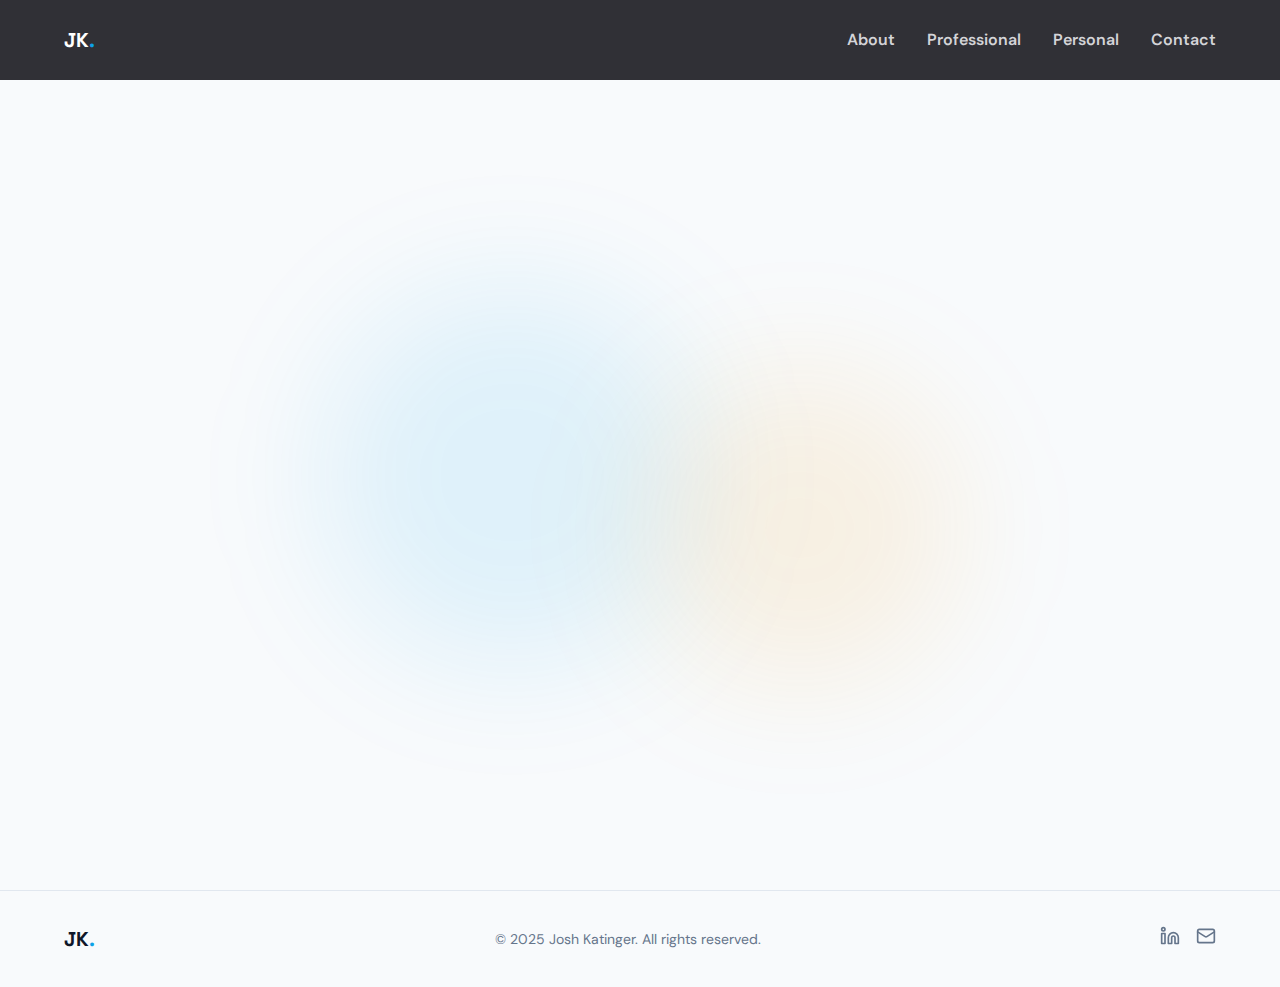
<file: index.html>
<!DOCTYPE html>
<html lang="en">
<head>
  <meta charset="UTF-8">
  <meta name="viewport" content="width=device-width, initial-scale=1.0">
  
  <!-- Google Analytics -->
  <script async src="https://www.googletagmanager.com/gtag/js?id=G-SRWHNCQDZ5"></script>
  <script>
    window.dataLayer = window.dataLayer || [];
    function gtag(){dataLayer.push(arguments);}
    gtag('js', new Date());
    gtag('config', 'G-SRWHNCQDZ5');
  </script>
  
  <title>Josh Katinger | Software Product Manager</title>
  <meta name="description" content="Josh Katinger - Software Product Manager specializing in SaaS platforms, data infrastructure, integrations, and document automation. Building products that power business-critical workflows.">
  <meta name="author" content="Josh Katinger">
  <meta name="keywords" content="Product Manager, PM, Portfolio, SaaS, Data Infrastructure, Integrations, Document Automation, AI">
  
  <meta property="og:title" content="Josh Katinger | Software Product Manager">
  <meta property="og:description" content="Software Product Manager specializing in SaaS platforms, data infrastructure, and business automation.">
  <meta property="og:type" content="website">
  
  <meta name="twitter:card" content="summary_large_image">
  <meta name="twitter:title" content="Josh Katinger | Software Product Manager">
  <meta name="twitter:description" content="Software Product Manager specializing in SaaS platforms, data infrastructure, and business automation.">
  
  <link rel="preconnect" href="https://fonts.googleapis.com">
  <link rel="preconnect" href="https://fonts.gstatic.com" crossorigin>
  <link href="https://fonts.googleapis.com/css2?family=DM+Sans:ital,opsz,wght@0,9..40,100..1000;1,9..40,100..1000&family=Space+Grotesk:wght@300..700&display=swap" rel="stylesheet">
  
  <link rel="icon" href="favicon.png" type="image/png">
  <link rel="stylesheet" href="css/styles.css">
</head>
<body>
  <!-- Header -->
  <header class="header">
    <div class="container">
      <nav class="nav">
        <a href="/" class="logo">JK<span class="logo-dot">.</span></a>
        
        <!-- Desktop Navigation -->
        <div class="nav-links">
          <a href="about.html" class="nav-link">About</a>
          <a href="professional.html" class="nav-link">Professional</a>
          <a href="personal.html" class="nav-link">Personal</a>
          <a href="contact.html" class="nav-link">Contact</a>
        </div>
        
        <!-- Mobile Menu Button -->
        <button class="mobile-menu-btn" id="mobile-menu-btn" aria-label="Toggle menu">
          <svg id="menu-icon" xmlns="http://www.w3.org/2000/svg" width="24" height="24" viewBox="0 0 24 24" fill="none" stroke="currentColor" stroke-width="2" stroke-linecap="round" stroke-linejoin="round">
            <line x1="4" x2="20" y1="12" y2="12"></line>
            <line x1="4" x2="20" y1="6" y2="6"></line>
            <line x1="4" x2="20" y1="18" y2="18"></line>
          </svg>
          <svg id="close-icon" style="display: none;" xmlns="http://www.w3.org/2000/svg" width="24" height="24" viewBox="0 0 24 24" fill="none" stroke="currentColor" stroke-width="2" stroke-linecap="round" stroke-linejoin="round">
            <path d="M18 6 6 18"></path>
            <path d="m6 6 12 12"></path>
          </svg>
        </button>
      </nav>
      
      <!-- Mobile Navigation -->
      <div class="mobile-nav" id="mobile-nav">
        <div class="mobile-nav-links">
          <a href="about.html" class="mobile-nav-link">About</a>
          <a href="professional.html" class="mobile-nav-link">Professional</a>
          <a href="personal.html" class="mobile-nav-link">Personal</a>
          <a href="contact.html" class="mobile-nav-link">Contact</a>
        </div>
      </div>
    </div>
  </header>

  <!-- Main Content -->
  <main>
    <!-- Hero Section -->
    <section class="hero">
      <div class="hero-orb hero-orb-1"></div>
      <div class="hero-orb hero-orb-2"></div>
      
      <div class="container">
        <div class="hero-content">
          <p class="hero-greeting">Hello, I'm</p>
          <h1 class="hero-name">Josh Katinger</h1>
          <h2 class="hero-title">Software Product Manager and Aviation History Enthusiast</h2>
          
          <div class="hero-description">
            <p>I'm a Product Manager working in the world of SaaS, APIs, data, and AI. When I'm not doing that… I'm probably still at my desk, just time-traveling into aviation history instead of optimizing workflows. I love the dichotomy of moving between the past, present, and future.</p>
            <p>This is my personal site where you can explore <a href="professional.html" class="hero-link">what I build</a>, <a href="personal.html" class="hero-link">what I obsess over</a>, and <a href="contact.html" class="hero-link">reach out</a> if anything here sparks a conversation.</p>
          </div>
          
          <div class="hero-social">
            <a href="https://www.linkedin.com/in/josh-katinger/" target="_blank" rel="noopener noreferrer" class="social-link" aria-label="LinkedIn">
              <svg xmlns="http://www.w3.org/2000/svg" width="24" height="24" viewBox="0 0 24 24" fill="none" stroke="currentColor" stroke-width="2" stroke-linecap="round" stroke-linejoin="round">
                <path d="M16 8a6 6 0 0 1 6 6v7h-4v-7a2 2 0 0 0-2-2 2 2 0 0 0-2 2v7h-4v-7a6 6 0 0 1 6-6z"></path>
                <rect width="4" height="12" x="2" y="9"></rect>
                <circle cx="4" cy="4" r="2"></circle>
              </svg>
            </a>
            <a href="mailto:josh@katinger.com" class="social-link" aria-label="Email">
              <svg xmlns="http://www.w3.org/2000/svg" width="24" height="24" viewBox="0 0 24 24" fill="none" stroke="currentColor" stroke-width="2" stroke-linecap="round" stroke-linejoin="round">
                <rect width="20" height="16" x="2" y="4" rx="2"></rect>
                <path d="m22 7-8.97 5.7a1.94 1.94 0 0 1-2.06 0L2 7"></path>
              </svg>
            </a>
          </div>
        </div>
      </div>
    </section>
  </main>

  <!-- Footer -->
  <footer class="footer">
    <div class="container">
      <div class="footer-content">
        <div class="footer-logo">JK<span class="footer-logo-dot">.</span></div>
        <p class="footer-copyright">© 2025 Josh Katinger. All rights reserved.</p>
        <div class="footer-social">
          <a href="https://www.linkedin.com/in/josh-katinger/" target="_blank" rel="noopener noreferrer" class="footer-social-link" aria-label="LinkedIn">
            <svg xmlns="http://www.w3.org/2000/svg" width="20" height="20" viewBox="0 0 24 24" fill="none" stroke="currentColor" stroke-width="2" stroke-linecap="round" stroke-linejoin="round">
              <path d="M16 8a6 6 0 0 1 6 6v7h-4v-7a2 2 0 0 0-2-2 2 2 0 0 0-2 2v7h-4v-7a6 6 0 0 1 6-6z"></path>
              <rect width="4" height="12" x="2" y="9"></rect>
              <circle cx="4" cy="4" r="2"></circle>
            </svg>
          </a>
          <a href="mailto:josh@katinger.com" class="footer-social-link" aria-label="Email">
            <svg xmlns="http://www.w3.org/2000/svg" width="20" height="20" viewBox="0 0 24 24" fill="none" stroke="currentColor" stroke-width="2" stroke-linecap="round" stroke-linejoin="round">
              <rect width="20" height="16" x="2" y="4" rx="2"></rect>
              <path d="m22 7-8.97 5.7a1.94 1.94 0 0 1-2.06 0L2 7"></path>
            </svg>
          </a>
        </div>
      </div>
    </div>
  </footer>

  <script src="js/main.js"></script>
</body>
</html>
</file>
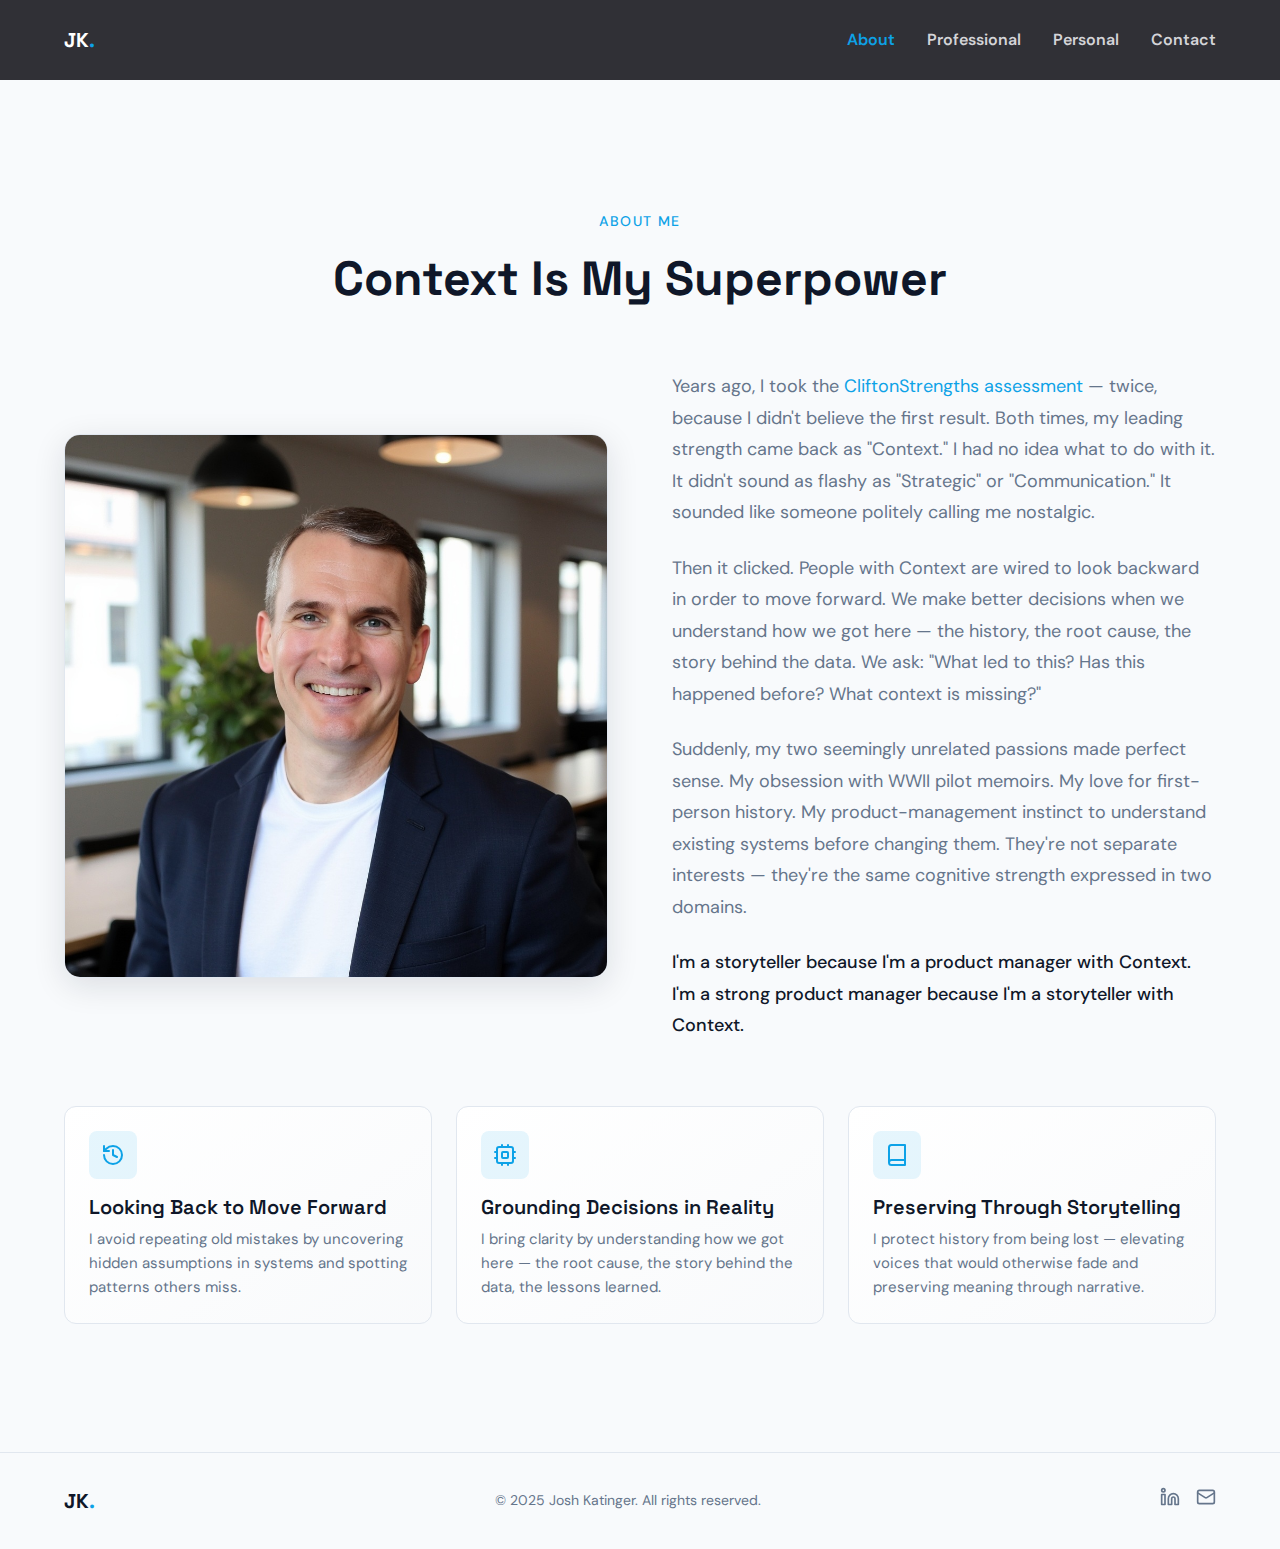
<file: about.html>
<!DOCTYPE html>
<html lang="en">
<head>
  <meta charset="UTF-8">
  <meta name="viewport" content="width=device-width, initial-scale=1.0">
  
  <!-- Google Analytics -->
  <script async src="https://www.googletagmanager.com/gtag/js?id=G-SRWHNCQDZ5"></script>
  <script>
    window.dataLayer = window.dataLayer || [];
    function gtag(){dataLayer.push(arguments);}
    gtag('js', new Date());
    gtag('config', 'G-SRWHNCQDZ5');
  </script>
  
  <title>About | Josh Katinger</title>
  <meta name="description" content="Learn about Josh Katinger - Software Product Manager with Context as a superpower. Bridging product management and aviation history through storytelling.">
  
  <link rel="preconnect" href="https://fonts.googleapis.com">
  <link rel="preconnect" href="https://fonts.gstatic.com" crossorigin>
  <link href="https://fonts.googleapis.com/css2?family=DM+Sans:ital,opsz,wght@0,9..40,100..1000;1,9..40,100..1000&family=Space+Grotesk:wght@300..700&display=swap" rel="stylesheet">
  
  <link rel="icon" href="favicon.png" type="image/png">
  <link rel="stylesheet" href="css/styles.css">
</head>
<body>
  <!-- Header -->
  <header class="header">
    <div class="container">
      <nav class="nav">
        <a href="/" class="logo">JK<span class="logo-dot">.</span></a>
        
        <div class="nav-links">
          <a href="about.html" class="nav-link active">About</a>
          <a href="professional.html" class="nav-link">Professional</a>
          <a href="personal.html" class="nav-link">Personal</a>
          <a href="contact.html" class="nav-link">Contact</a>
        </div>
        
        <button class="mobile-menu-btn" id="mobile-menu-btn" aria-label="Toggle menu">
          <svg id="menu-icon" xmlns="http://www.w3.org/2000/svg" width="24" height="24" viewBox="0 0 24 24" fill="none" stroke="currentColor" stroke-width="2" stroke-linecap="round" stroke-linejoin="round">
            <line x1="4" x2="20" y1="12" y2="12"></line>
            <line x1="4" x2="20" y1="6" y2="6"></line>
            <line x1="4" x2="20" y1="18" y2="18"></line>
          </svg>
          <svg id="close-icon" style="display: none;" xmlns="http://www.w3.org/2000/svg" width="24" height="24" viewBox="0 0 24 24" fill="none" stroke="currentColor" stroke-width="2" stroke-linecap="round" stroke-linejoin="round">
            <path d="M18 6 6 18"></path>
            <path d="m6 6 12 12"></path>
          </svg>
        </button>
      </nav>
      
      <div class="mobile-nav" id="mobile-nav">
        <div class="mobile-nav-links">
          <a href="about.html" class="mobile-nav-link active">About</a>
          <a href="professional.html" class="mobile-nav-link">Professional</a>
          <a href="personal.html" class="mobile-nav-link">Personal</a>
          <a href="contact.html" class="mobile-nav-link">Contact</a>
        </div>
      </div>
    </div>
  </header>

  <main>
    <section class="section">
      <div class="container">
        <div class="max-w-6xl mx-auto">
          <!-- Section Header -->
          <div class="section-header">
            <span class="section-label">About Me</span>
            <h1 class="section-title">Context Is My Superpower</h1>
          </div>

          <div class="about-grid">
            <!-- Image -->
            <div class="about-image-container">
              <img src="assets/josh-headshot.jpeg" alt="Josh Katinger - Software Product Manager" class="about-image">
            </div>

            <!-- Content -->
            <div class="about-content">
              <p class="about-text">
                Years ago, I took the <a href="https://www.gallup.com/cliftonstrengths/en/252137/home.aspx" target="_blank" rel="noopener noreferrer">CliftonStrengths assessment</a> — twice, because I didn't believe the first result. Both times, my leading strength came back as "Context." I had no idea what to do with it. It didn't sound as flashy as "Strategic" or "Communication." It sounded like someone politely calling me nostalgic.
              </p>
              <p class="about-text">
                Then it clicked. People with Context are wired to look backward in order to move forward. We make better decisions when we understand how we got here — the history, the root cause, the story behind the data. We ask: "What led to this? Has this happened before? What context is missing?"
              </p>
              <p class="about-text">
                Suddenly, my two seemingly unrelated passions made perfect sense. My obsession with WWII pilot memoirs. My love for first-person history. My product-management instinct to understand existing systems before changing them. They're not separate interests — they're the same cognitive strength expressed in two domains.
              </p>
              <p class="about-text highlight">
                I'm a storyteller because I'm a product manager with Context. I'm a strong product manager because I'm a storyteller with Context.
              </p>
            </div>
          </div>

          <!-- Highlights Grid -->
          <div class="highlights-grid">
            <div class="highlight-card">
              <div class="highlight-icon">
                <svg xmlns="http://www.w3.org/2000/svg" width="24" height="24" viewBox="0 0 24 24" fill="none" stroke="currentColor" stroke-width="2" stroke-linecap="round" stroke-linejoin="round">
                  <path d="M3 12a9 9 0 1 0 9-9 9.75 9.75 0 0 0-6.74 2.74L3 8"></path>
                  <path d="M3 3v5h5"></path>
                  <path d="M12 7v5l4 2"></path>
                </svg>
              </div>
              <h3 class="highlight-title">Looking Back to Move Forward</h3>
              <p class="highlight-description">I avoid repeating old mistakes by uncovering hidden assumptions in systems and spotting patterns others miss.</p>
            </div>

            <div class="highlight-card">
              <div class="highlight-icon">
                <svg xmlns="http://www.w3.org/2000/svg" width="24" height="24" viewBox="0 0 24 24" fill="none" stroke="currentColor" stroke-width="2" stroke-linecap="round" stroke-linejoin="round">
                  <rect width="16" height="16" x="4" y="4" rx="2"></rect>
                  <rect width="6" height="6" x="9" y="9" rx="1"></rect>
                  <path d="M15 2v2"></path>
                  <path d="M15 20v2"></path>
                  <path d="M2 15h2"></path>
                  <path d="M2 9h2"></path>
                  <path d="M20 15h2"></path>
                  <path d="M20 9h2"></path>
                  <path d="M9 2v2"></path>
                  <path d="M9 20v2"></path>
                </svg>
              </div>
              <h3 class="highlight-title">Grounding Decisions in Reality</h3>
              <p class="highlight-description">I bring clarity by understanding how we got here — the root cause, the story behind the data, the lessons learned.</p>
            </div>

            <div class="highlight-card">
              <div class="highlight-icon">
                <svg xmlns="http://www.w3.org/2000/svg" width="24" height="24" viewBox="0 0 24 24" fill="none" stroke="currentColor" stroke-width="2" stroke-linecap="round" stroke-linejoin="round">
                  <path d="M4 19.5v-15A2.5 2.5 0 0 1 6.5 2H20v20H6.5a2.5 2.5 0 0 1 0-5H20"></path>
                </svg>
              </div>
              <h3 class="highlight-title">Preserving Through Storytelling</h3>
              <p class="highlight-description">I protect history from being lost — elevating voices that would otherwise fade and preserving meaning through narrative.</p>
            </div>
          </div>
        </div>
      </div>
    </section>
  </main>

  <!-- Footer -->
  <footer class="footer">
    <div class="container">
      <div class="footer-content">
        <div class="footer-logo">JK<span class="footer-logo-dot">.</span></div>
        <p class="footer-copyright">© 2025 Josh Katinger. All rights reserved.</p>
        <div class="footer-social">
          <a href="https://www.linkedin.com/in/josh-katinger/" target="_blank" rel="noopener noreferrer" class="footer-social-link" aria-label="LinkedIn">
            <svg xmlns="http://www.w3.org/2000/svg" width="20" height="20" viewBox="0 0 24 24" fill="none" stroke="currentColor" stroke-width="2" stroke-linecap="round" stroke-linejoin="round">
              <path d="M16 8a6 6 0 0 1 6 6v7h-4v-7a2 2 0 0 0-2-2 2 2 0 0 0-2 2v7h-4v-7a6 6 0 0 1 6-6z"></path>
              <rect width="4" height="12" x="2" y="9"></rect>
              <circle cx="4" cy="4" r="2"></circle>
            </svg>
          </a>
          <a href="mailto:josh@katinger.com" class="footer-social-link" aria-label="Email">
            <svg xmlns="http://www.w3.org/2000/svg" width="20" height="20" viewBox="0 0 24 24" fill="none" stroke="currentColor" stroke-width="2" stroke-linecap="round" stroke-linejoin="round">
              <rect width="20" height="16" x="2" y="4" rx="2"></rect>
              <path d="m22 7-8.97 5.7a1.94 1.94 0 0 1-2.06 0L2 7"></path>
            </svg>
          </a>
        </div>
      </div>
    </div>
  </footer>

  <script src="js/main.js"></script>
</body>
</html>
</file>
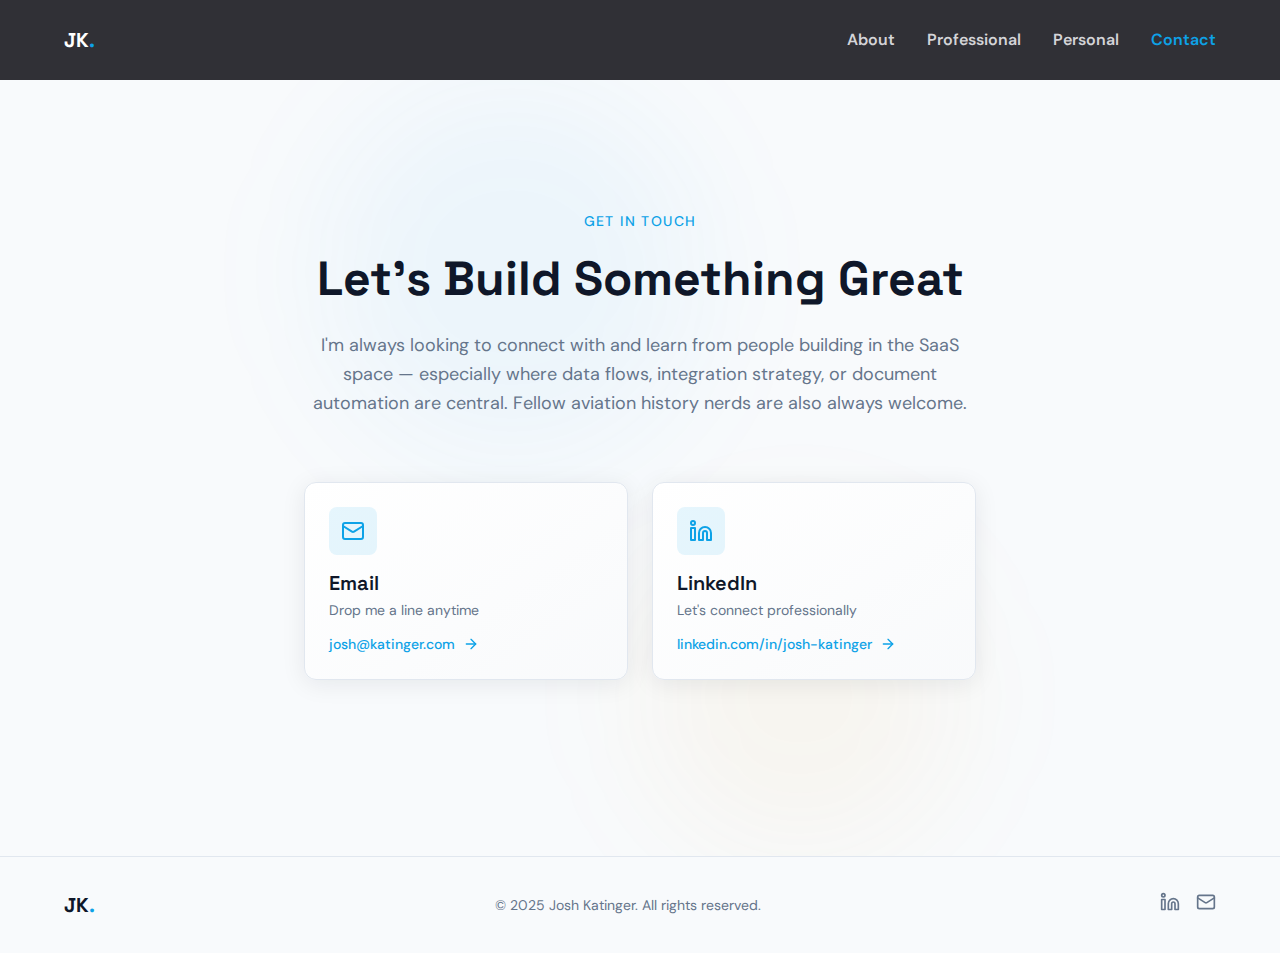
<file: contact.html>
<!DOCTYPE html>
<html lang="en">
<head>
  <meta charset="UTF-8">
  <meta name="viewport" content="width=device-width, initial-scale=1.0">
  
  <!-- Google Analytics -->
  <script async src="https://www.googletagmanager.com/gtag/js?id=G-SRWHNCQDZ5"></script>
  <script>
    window.dataLayer = window.dataLayer || [];
    function gtag(){dataLayer.push(arguments);}
    gtag('js', new Date());
    gtag('config', 'G-SRWHNCQDZ5');
  </script>
  
  <title>Contact | Josh Katinger</title>
  <meta name="description" content="Get in touch with Josh Katinger. Connect about SaaS, data infrastructure, document automation, or aviation history.">
  
  <link rel="preconnect" href="https://fonts.googleapis.com">
  <link rel="preconnect" href="https://fonts.gstatic.com" crossorigin>
  <link href="https://fonts.googleapis.com/css2?family=DM+Sans:ital,opsz,wght@0,9..40,100..1000;1,9..40,100..1000&family=Space+Grotesk:wght@300..700&display=swap" rel="stylesheet">
  
  <link rel="icon" href="favicon.png" type="image/png">
  <link rel="stylesheet" href="css/styles.css">
</head>
<body>
  <!-- Header -->
  <header class="header">
    <div class="container">
      <nav class="nav">
        <a href="/" class="logo">JK<span class="logo-dot">.</span></a>
        
        <div class="nav-links">
          <a href="about.html" class="nav-link">About</a>
          <a href="professional.html" class="nav-link">Professional</a>
          <a href="personal.html" class="nav-link">Personal</a>
          <a href="contact.html" class="nav-link active">Contact</a>
        </div>
        
        <button class="mobile-menu-btn" id="mobile-menu-btn" aria-label="Toggle menu">
          <svg id="menu-icon" xmlns="http://www.w3.org/2000/svg" width="24" height="24" viewBox="0 0 24 24" fill="none" stroke="currentColor" stroke-width="2" stroke-linecap="round" stroke-linejoin="round">
            <line x1="4" x2="20" y1="12" y2="12"></line>
            <line x1="4" x2="20" y1="6" y2="6"></line>
            <line x1="4" x2="20" y1="18" y2="18"></line>
          </svg>
          <svg id="close-icon" style="display: none;" xmlns="http://www.w3.org/2000/svg" width="24" height="24" viewBox="0 0 24 24" fill="none" stroke="currentColor" stroke-width="2" stroke-linecap="round" stroke-linejoin="round">
            <path d="M18 6 6 18"></path>
            <path d="m6 6 12 12"></path>
          </svg>
        </button>
      </nav>
      
      <div class="mobile-nav" id="mobile-nav">
        <div class="mobile-nav-links">
          <a href="about.html" class="mobile-nav-link">About</a>
          <a href="professional.html" class="mobile-nav-link">Professional</a>
          <a href="personal.html" class="mobile-nav-link">Personal</a>
          <a href="contact.html" class="mobile-nav-link active">Contact</a>
        </div>
      </div>
    </div>
  </header>

  <main>
    <section class="section contact-section">
      <div class="contact-orb contact-orb-1"></div>
      <div class="contact-orb contact-orb-2"></div>
      
      <div class="container" style="position: relative;">
        <div class="max-w-4xl mx-auto">
          <!-- Section Header -->
          <div class="section-header">
            <span class="section-label">Get In Touch</span>
            <h1 class="section-title">Let's Build Something Great</h1>
            <p class="section-subtitle">I'm always looking to connect with and learn from people building in the SaaS space — especially where data flows, integration strategy, or document automation are central. Fellow aviation history nerds are also always welcome.</p>
          </div>

          <!-- Contact Cards -->
          <div class="contact-grid">
            <a href="mailto:josh@katinger.com" class="contact-card">
              <div class="contact-icon">
                <svg xmlns="http://www.w3.org/2000/svg" width="24" height="24" viewBox="0 0 24 24" fill="none" stroke="currentColor" stroke-width="2" stroke-linecap="round" stroke-linejoin="round">
                  <rect width="20" height="16" x="2" y="4" rx="2"></rect>
                  <path d="m22 7-8.97 5.7a1.94 1.94 0 0 1-2.06 0L2 7"></path>
                </svg>
              </div>
              <h3 class="contact-title">Email</h3>
              <p class="contact-description">Drop me a line anytime</p>
              <div class="contact-action">
                josh@katinger.com
                <svg xmlns="http://www.w3.org/2000/svg" width="16" height="16" viewBox="0 0 24 24" fill="none" stroke="currentColor" stroke-width="2" stroke-linecap="round" stroke-linejoin="round">
                  <path d="M5 12h14"></path>
                  <path d="m12 5 7 7-7 7"></path>
                </svg>
              </div>
            </a>

            <a href="https://www.linkedin.com/in/josh-katinger/" target="_blank" rel="noopener noreferrer" class="contact-card">
              <div class="contact-icon">
                <svg xmlns="http://www.w3.org/2000/svg" width="24" height="24" viewBox="0 0 24 24" fill="none" stroke="currentColor" stroke-width="2" stroke-linecap="round" stroke-linejoin="round">
                  <path d="M16 8a6 6 0 0 1 6 6v7h-4v-7a2 2 0 0 0-2-2 2 2 0 0 0-2 2v7h-4v-7a6 6 0 0 1 6-6z"></path>
                  <rect width="4" height="12" x="2" y="9"></rect>
                  <circle cx="4" cy="4" r="2"></circle>
                </svg>
              </div>
              <h3 class="contact-title">LinkedIn</h3>
              <p class="contact-description">Let's connect professionally</p>
              <div class="contact-action">
                linkedin.com/in/josh-katinger
                <svg xmlns="http://www.w3.org/2000/svg" width="16" height="16" viewBox="0 0 24 24" fill="none" stroke="currentColor" stroke-width="2" stroke-linecap="round" stroke-linejoin="round">
                  <path d="M5 12h14"></path>
                  <path d="m12 5 7 7-7 7"></path>
                </svg>
              </div>
            </a>
          </div>
        </div>
      </div>
    </section>
  </main>

  <!-- Footer -->
  <footer class="footer">
    <div class="container">
      <div class="footer-content">
        <div class="footer-logo">JK<span class="footer-logo-dot">.</span></div>
        <p class="footer-copyright">© 2025 Josh Katinger. All rights reserved.</p>
        <div class="footer-social">
          <a href="https://www.linkedin.com/in/josh-katinger/" target="_blank" rel="noopener noreferrer" class="footer-social-link" aria-label="LinkedIn">
            <svg xmlns="http://www.w3.org/2000/svg" width="20" height="20" viewBox="0 0 24 24" fill="none" stroke="currentColor" stroke-width="2" stroke-linecap="round" stroke-linejoin="round">
              <path d="M16 8a6 6 0 0 1 6 6v7h-4v-7a2 2 0 0 0-2-2 2 2 0 0 0-2 2v7h-4v-7a6 6 0 0 1 6-6z"></path>
              <rect width="4" height="12" x="2" y="9"></rect>
              <circle cx="4" cy="4" r="2"></circle>
            </svg>
          </a>
          <a href="mailto:josh@katinger.com" class="footer-social-link" aria-label="Email">
            <svg xmlns="http://www.w3.org/2000/svg" width="20" height="20" viewBox="0 0 24 24" fill="none" stroke="currentColor" stroke-width="2" stroke-linecap="round" stroke-linejoin="round">
              <rect width="20" height="16" x="2" y="4" rx="2"></rect>
              <path d="m22 7-8.97 5.7a1.94 1.94 0 0 1-2.06 0L2 7"></path>
            </svg>
          </a>
        </div>
      </div>
    </div>
  </footer>

  <script src="js/main.js"></script>
</body>
</html>
</file>
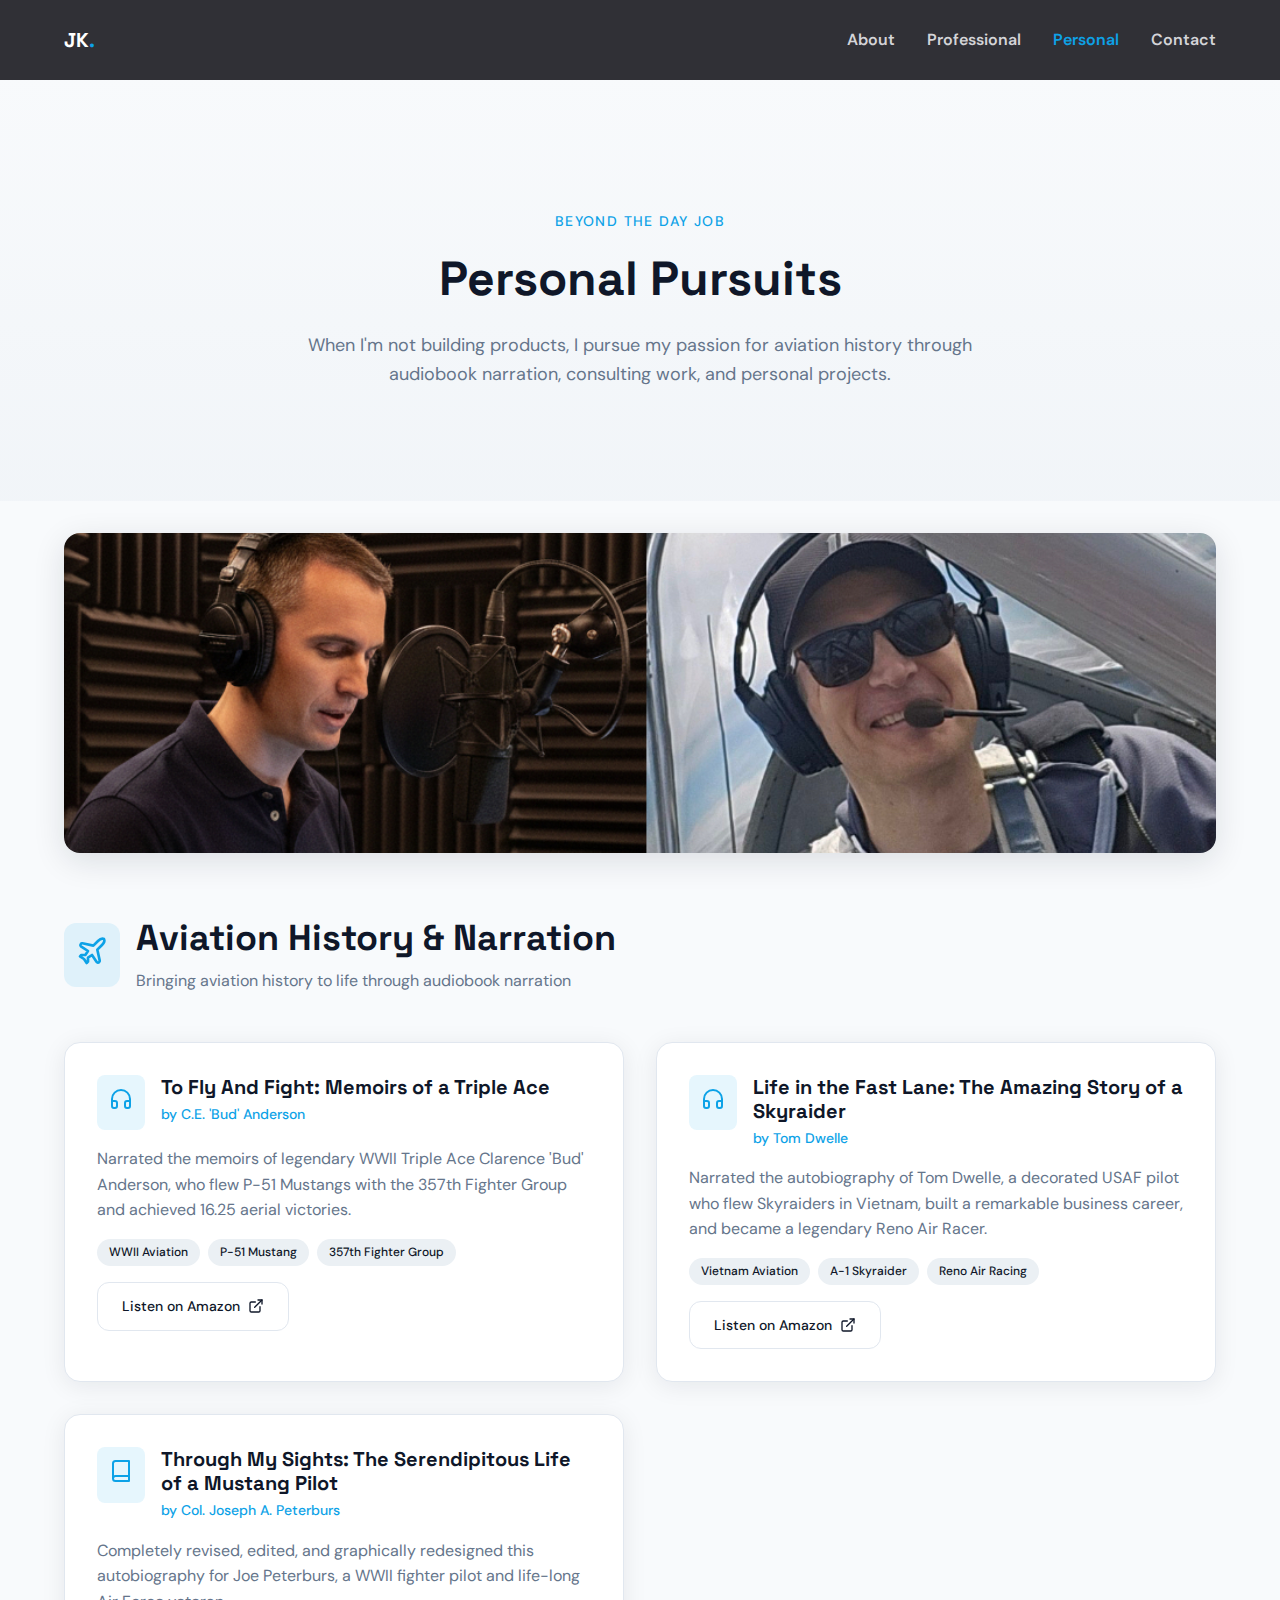
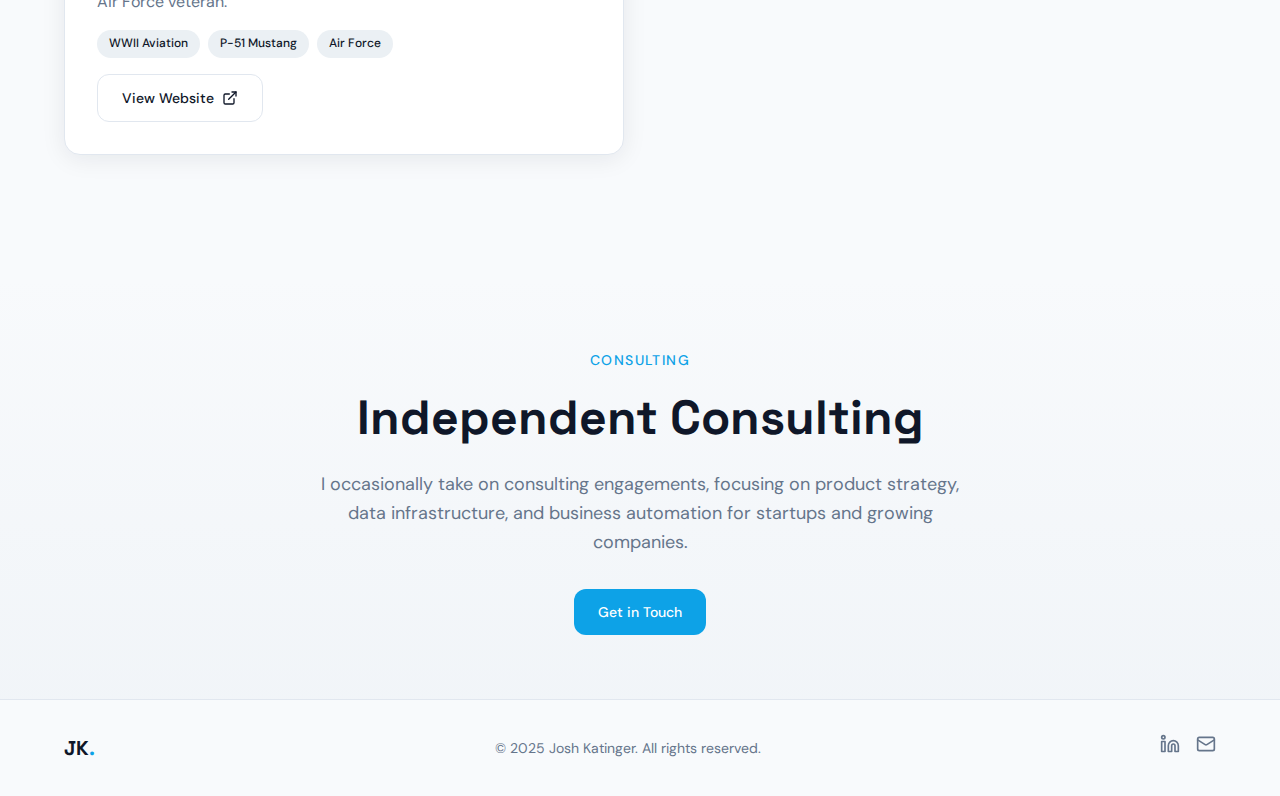
<file: personal.html>
<!DOCTYPE html>
<html lang="en">
<head>
  <meta charset="UTF-8">
  <meta name="viewport" content="width=device-width, initial-scale=1.0">
  
  <!-- Google Analytics -->
  <script async src="https://www.googletagmanager.com/gtag/js?id=G-SRWHNCQDZ5"></script>
  <script>
    window.dataLayer = window.dataLayer || [];
    function gtag(){dataLayer.push(arguments);}
    gtag('js', new Date());
    gtag('config', 'G-SRWHNCQDZ5');
  </script>
  
  <title>Personal Pursuits | Josh Katinger</title>
  <meta name="description" content="Aviation history audiobook narration and personal projects by Josh Katinger. Bringing WWII pilot stories to life through audiobook production.">
  
  <link rel="preconnect" href="https://fonts.googleapis.com">
  <link rel="preconnect" href="https://fonts.gstatic.com" crossorigin>
  <link href="https://fonts.googleapis.com/css2?family=DM+Sans:ital,opsz,wght@0,9..40,100..1000;1,9..40,100..1000&family=Space+Grotesk:wght@300..700&display=swap" rel="stylesheet">
  
  <link rel="icon" href="favicon.png" type="image/png">
  <link rel="stylesheet" href="css/styles.css">
</head>
<body>
  <!-- Header -->
  <header class="header">
    <div class="container">
      <nav class="nav">
        <a href="/" class="logo">JK<span class="logo-dot">.</span></a>
        
        <div class="nav-links">
          <a href="about.html" class="nav-link">About</a>
          <a href="professional.html" class="nav-link">Professional</a>
          <a href="personal.html" class="nav-link active">Personal</a>
          <a href="contact.html" class="nav-link">Contact</a>
        </div>
        
        <button class="mobile-menu-btn" id="mobile-menu-btn" aria-label="Toggle menu">
          <svg id="menu-icon" xmlns="http://www.w3.org/2000/svg" width="24" height="24" viewBox="0 0 24 24" fill="none" stroke="currentColor" stroke-width="2" stroke-linecap="round" stroke-linejoin="round">
            <line x1="4" x2="20" y1="12" y2="12"></line>
            <line x1="4" x2="20" y1="6" y2="6"></line>
            <line x1="4" x2="20" y1="18" y2="18"></line>
          </svg>
          <svg id="close-icon" style="display: none;" xmlns="http://www.w3.org/2000/svg" width="24" height="24" viewBox="0 0 24 24" fill="none" stroke="currentColor" stroke-width="2" stroke-linecap="round" stroke-linejoin="round">
            <path d="M18 6 6 18"></path>
            <path d="m6 6 12 12"></path>
          </svg>
        </button>
      </nav>
      
      <div class="mobile-nav" id="mobile-nav">
        <div class="mobile-nav-links">
          <a href="about.html" class="mobile-nav-link">About</a>
          <a href="professional.html" class="mobile-nav-link">Professional</a>
          <a href="personal.html" class="mobile-nav-link active">Personal</a>
          <a href="contact.html" class="mobile-nav-link">Contact</a>
        </div>
      </div>
    </div>
  </header>

  <main>
    <!-- Hero Section -->
    <section class="section section-subtle" style="padding-bottom: 3rem;">
      <div class="container">
        <div class="section-header">
          <span class="section-label">Beyond the Day Job</span>
          <h1 class="section-title">Personal Pursuits</h1>
          <p class="section-subtitle">When I'm not building products, I pursue my passion for aviation history through audiobook narration, consulting work, and personal projects.</p>
        </div>
      </div>
    </section>

    <!-- Aviation History Section -->
    <section class="section" style="padding-top: 2rem;">
      <div class="container">
        <div class="max-w-6xl mx-auto">
          <!-- Photo Banner -->
          <div class="aviation-banner">
            <img src="assets/josh-aviation-collage.jpg" alt="Josh recording in the studio and flying in a T6 Texan WWII trainer">
          </div>

          <!-- Section Header -->
          <div class="aviation-header">
            <div class="aviation-icon">
              <svg xmlns="http://www.w3.org/2000/svg" width="32" height="32" viewBox="0 0 24 24" fill="none" stroke="currentColor" stroke-width="2" stroke-linecap="round" stroke-linejoin="round">
                <path d="M17.8 19.2 16 11l3.5-3.5C21 6 21.5 4 21 3c-1-.5-3 0-4.5 1.5L13 8 4.8 6.2c-.5-.1-.9.1-1.1.5l-.3.5c-.2.5-.1 1 .3 1.3L9 12l-2 3H4l-1 1 3 2 2 3 1-1v-3l3-2 3.5 5.3c.3.4.8.5 1.3.3l.5-.2c.4-.3.6-.7.5-1.2z"></path>
              </svg>
            </div>
            <div>
              <h2 class="aviation-title">Aviation History & Narration</h2>
              <p class="aviation-subtitle">Bringing aviation history to life through audiobook narration</p>
            </div>
          </div>

          <!-- Audiobooks Grid -->
          <div class="audiobooks-grid">
            <!-- To Fly And Fight -->
            <div class="audiobook-card">
              <div class="audiobook-header">
                <div class="audiobook-icon">
                  <svg xmlns="http://www.w3.org/2000/svg" width="24" height="24" viewBox="0 0 24 24" fill="none" stroke="currentColor" stroke-width="2" stroke-linecap="round" stroke-linejoin="round">
                    <path d="M3 14h3a2 2 0 0 1 2 2v3a2 2 0 0 1-2 2H5a2 2 0 0 1-2-2v-7a9 9 0 0 1 18 0v7a2 2 0 0 1-2 2h-1a2 2 0 0 1-2-2v-3a2 2 0 0 1 2-2h3"></path>
                  </svg>
                </div>
                <div>
                  <h3 class="audiobook-title">To Fly And Fight: Memoirs of a Triple Ace</h3>
                  <p class="audiobook-author">by C.E. 'Bud' Anderson</p>
                </div>
              </div>
              <p class="audiobook-description">Narrated the memoirs of legendary WWII Triple Ace Clarence 'Bud' Anderson, who flew P-51 Mustangs with the 357th Fighter Group and achieved 16.25 aerial victories.</p>
              <div class="audiobook-tags">
                <span class="audiobook-tag">WWII Aviation</span>
                <span class="audiobook-tag">P-51 Mustang</span>
                <span class="audiobook-tag">357th Fighter Group</span>
              </div>
              <div class="audiobook-cta">
                <a href="https://www.amazon.com/Fly-Fight-Memoirs-Triple-Ace/dp/B0CBNNWK8F/" target="_blank" rel="noopener noreferrer" class="btn btn-outline">
                  Listen on Amazon
                  <svg xmlns="http://www.w3.org/2000/svg" width="16" height="16" viewBox="0 0 24 24" fill="none" stroke="currentColor" stroke-width="2" stroke-linecap="round" stroke-linejoin="round">
                    <path d="M18 13v6a2 2 0 0 1-2 2H5a2 2 0 0 1-2-2V8a2 2 0 0 1 2-2h6"></path>
                    <polyline points="15 3 21 3 21 9"></polyline>
                    <line x1="10" x2="21" y1="14" y2="3"></line>
                  </svg>
                </a>
              </div>
            </div>

            <!-- Life in the Fast Lane -->
            <div class="audiobook-card">
              <div class="audiobook-header">
                <div class="audiobook-icon">
                  <svg xmlns="http://www.w3.org/2000/svg" width="24" height="24" viewBox="0 0 24 24" fill="none" stroke="currentColor" stroke-width="2" stroke-linecap="round" stroke-linejoin="round">
                    <path d="M3 14h3a2 2 0 0 1 2 2v3a2 2 0 0 1-2 2H5a2 2 0 0 1-2-2v-7a9 9 0 0 1 18 0v7a2 2 0 0 1-2 2h-1a2 2 0 0 1-2-2v-3a2 2 0 0 1 2-2h3"></path>
                  </svg>
                </div>
                <div>
                  <h3 class="audiobook-title">Life in the Fast Lane: The Amazing Story of a Skyraider</h3>
                  <p class="audiobook-author">by Tom Dwelle</p>
                </div>
              </div>
              <p class="audiobook-description">Narrated the autobiography of Tom Dwelle, a decorated USAF pilot who flew Skyraiders in Vietnam, built a remarkable business career, and became a legendary Reno Air Racer.</p>
              <div class="audiobook-tags">
                <span class="audiobook-tag">Vietnam Aviation</span>
                <span class="audiobook-tag">A-1 Skyraider</span>
                <span class="audiobook-tag">Reno Air Racing</span>
              </div>
              <div class="audiobook-cta">
                <a href="https://www.amazon.com/Life-Fast-Lane-Amazing-Skyraider/dp/B0DHLY3BLT/" target="_blank" rel="noopener noreferrer" class="btn btn-outline">
                  Listen on Amazon
                  <svg xmlns="http://www.w3.org/2000/svg" width="16" height="16" viewBox="0 0 24 24" fill="none" stroke="currentColor" stroke-width="2" stroke-linecap="round" stroke-linejoin="round">
                    <path d="M18 13v6a2 2 0 0 1-2 2H5a2 2 0 0 1-2-2V8a2 2 0 0 1 2-2h6"></path>
                    <polyline points="15 3 21 3 21 9"></polyline>
                    <line x1="10" x2="21" y1="14" y2="3"></line>
                  </svg>
                </a>
              </div>
            </div>

            <!-- Through My Sights -->
            <div class="audiobook-card">
              <div class="audiobook-header">
                <div class="audiobook-icon">
                  <svg xmlns="http://www.w3.org/2000/svg" width="24" height="24" viewBox="0 0 24 24" fill="none" stroke="currentColor" stroke-width="2" stroke-linecap="round" stroke-linejoin="round">
                    <path d="M4 19.5v-15A2.5 2.5 0 0 1 6.5 2H20v20H6.5a2.5 2.5 0 0 1 0-5H20"></path>
                  </svg>
                </div>
                <div>
                  <h3 class="audiobook-title">Through My Sights: The Serendipitous Life of a Mustang Pilot</h3>
                  <p class="audiobook-author">by Col. Joseph A. Peterburs</p>
                </div>
              </div>
              <p class="audiobook-description">Completely revised, edited, and graphically redesigned this autobiography for Joe Peterburs, a WWII fighter pilot and life-long Air Force veteran.</p>
              <div class="audiobook-tags">
                <span class="audiobook-tag">WWII Aviation</span>
                <span class="audiobook-tag">P-51 Mustang</span>
                <span class="audiobook-tag">Air Force</span>
              </div>
              <div class="audiobook-cta">
                <a href="https://joepeterburs.com/" target="_blank" rel="noopener noreferrer" class="btn btn-outline">
                  View Website
                  <svg xmlns="http://www.w3.org/2000/svg" width="16" height="16" viewBox="0 0 24 24" fill="none" stroke="currentColor" stroke-width="2" stroke-linecap="round" stroke-linejoin="round">
                    <path d="M18 13v6a2 2 0 0 1-2 2H5a2 2 0 0 1-2-2V8a2 2 0 0 1 2-2h6"></path>
                    <polyline points="15 3 21 3 21 9"></polyline>
                    <line x1="10" x2="21" y1="14" y2="3"></line>
                  </svg>
                </a>
              </div>
            </div>
          </div>
        </div>
      </div>
    </section>

    <!-- Consulting Section -->
    <section class="consulting-section">
      <div class="container">
        <div class="max-w-4xl mx-auto">
          <span class="section-label">Consulting</span>
          <h2 class="section-title" style="margin-top: 1rem; margin-bottom: 1.5rem;">Independent Consulting</h2>
          <p class="section-subtitle" style="margin-bottom: 2rem;">I occasionally take on consulting engagements, focusing on product strategy, data infrastructure, and business automation for startups and growing companies.</p>
          <a href="contact.html" class="btn btn-primary">Get in Touch</a>
        </div>
      </div>
    </section>
  </main>

  <!-- Footer -->
  <footer class="footer">
    <div class="container">
      <div class="footer-content">
        <div class="footer-logo">JK<span class="footer-logo-dot">.</span></div>
        <p class="footer-copyright">© 2025 Josh Katinger. All rights reserved.</p>
        <div class="footer-social">
          <a href="https://www.linkedin.com/in/josh-katinger/" target="_blank" rel="noopener noreferrer" class="footer-social-link" aria-label="LinkedIn">
            <svg xmlns="http://www.w3.org/2000/svg" width="20" height="20" viewBox="0 0 24 24" fill="none" stroke="currentColor" stroke-width="2" stroke-linecap="round" stroke-linejoin="round">
              <path d="M16 8a6 6 0 0 1 6 6v7h-4v-7a2 2 0 0 0-2-2 2 2 0 0 0-2 2v7h-4v-7a6 6 0 0 1 6-6z"></path>
              <rect width="4" height="12" x="2" y="9"></rect>
              <circle cx="4" cy="4" r="2"></circle>
            </svg>
          </a>
          <a href="mailto:josh@katinger.com" class="footer-social-link" aria-label="Email">
            <svg xmlns="http://www.w3.org/2000/svg" width="20" height="20" viewBox="0 0 24 24" fill="none" stroke="currentColor" stroke-width="2" stroke-linecap="round" stroke-linejoin="round">
              <rect width="20" height="16" x="2" y="4" rx="2"></rect>
              <path d="m22 7-8.97 5.7a1.94 1.94 0 0 1-2.06 0L2 7"></path>
            </svg>
          </a>
        </div>
      </div>
    </div>
  </footer>

  <script src="js/main.js"></script>
</body>
</html>
</file>
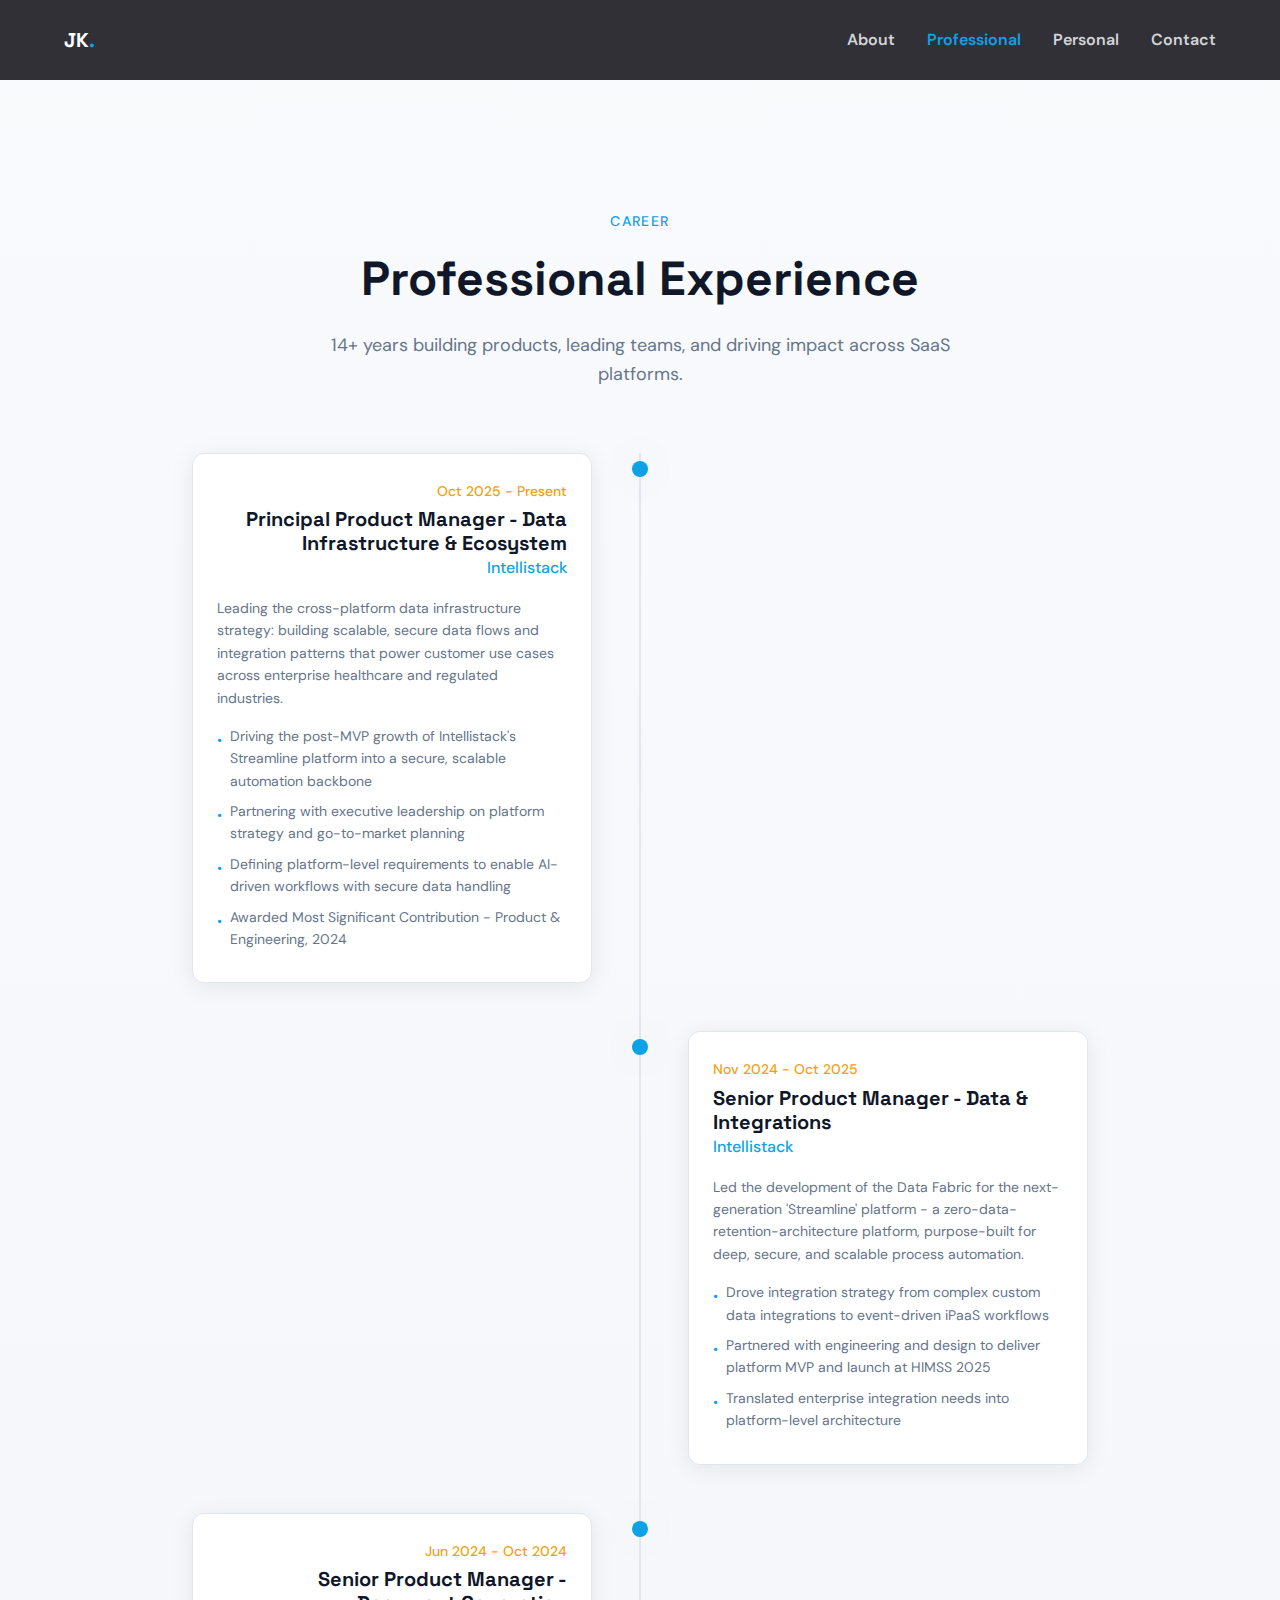
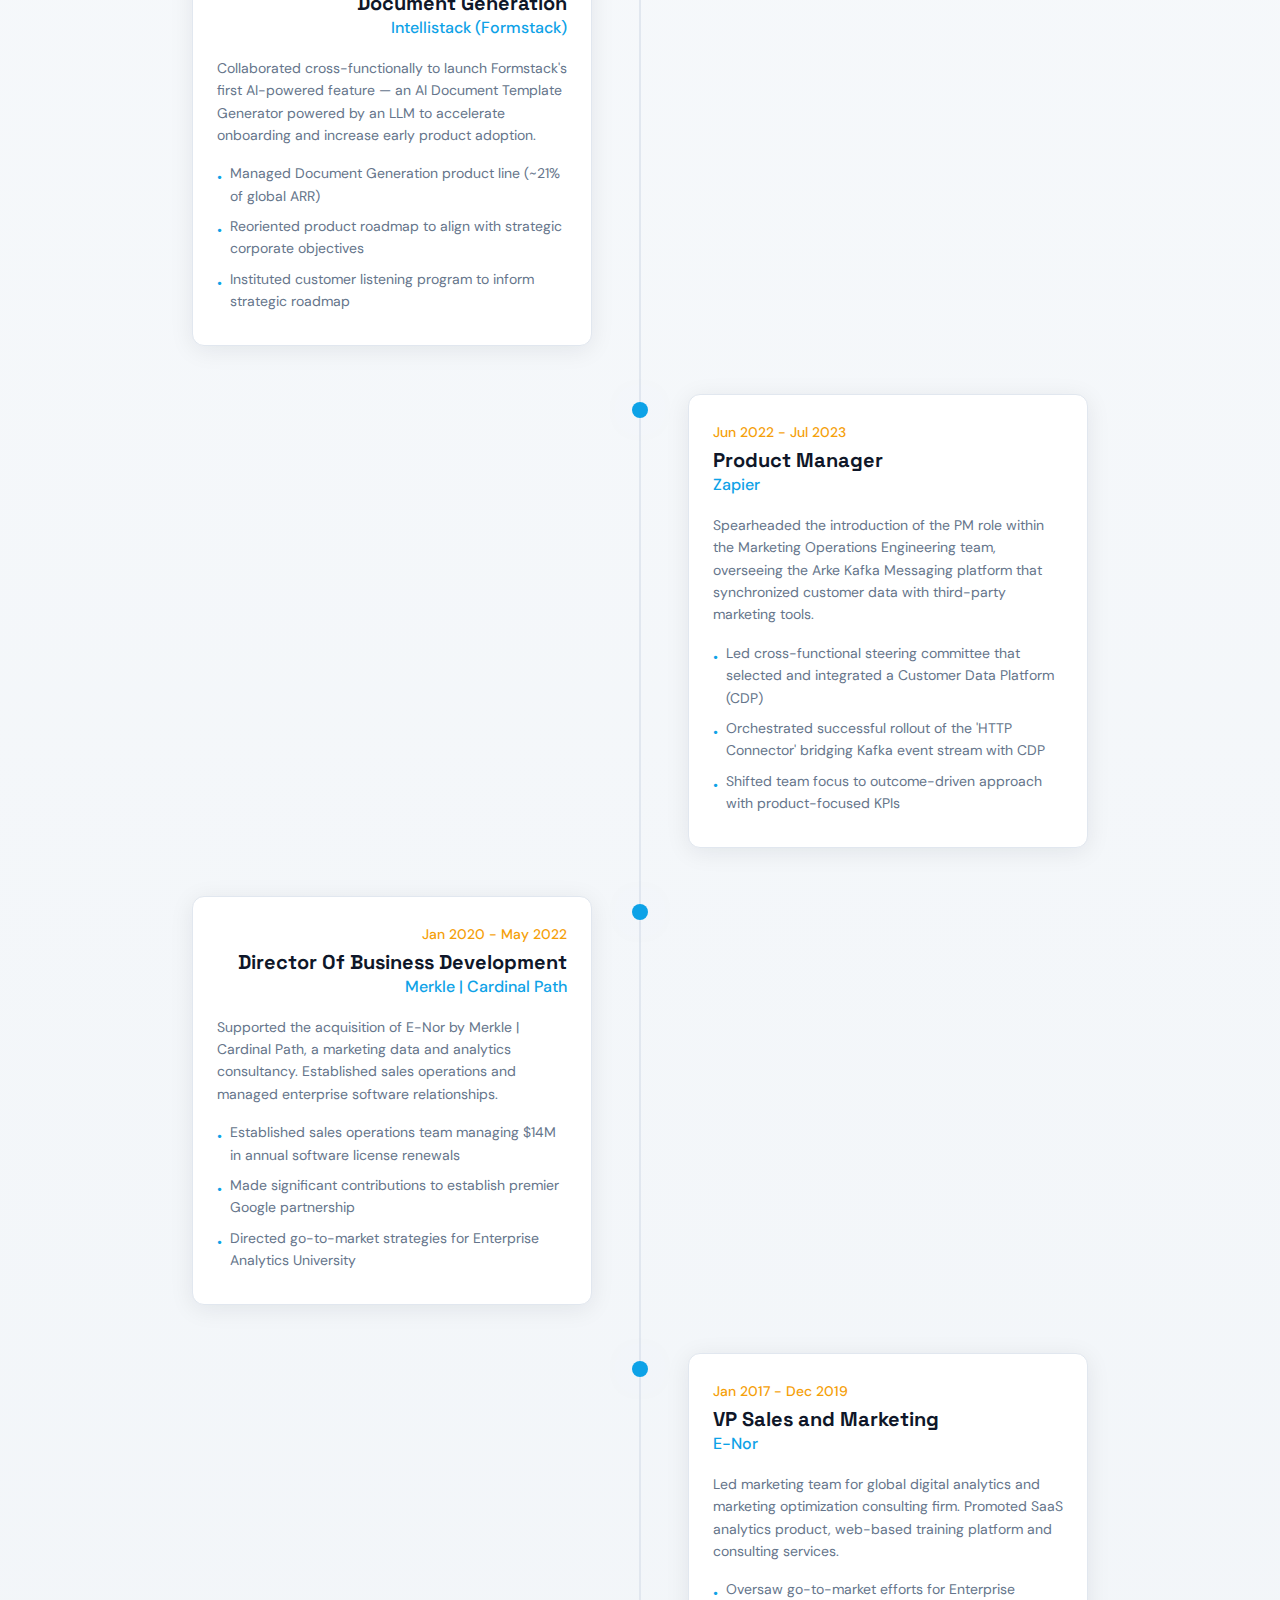
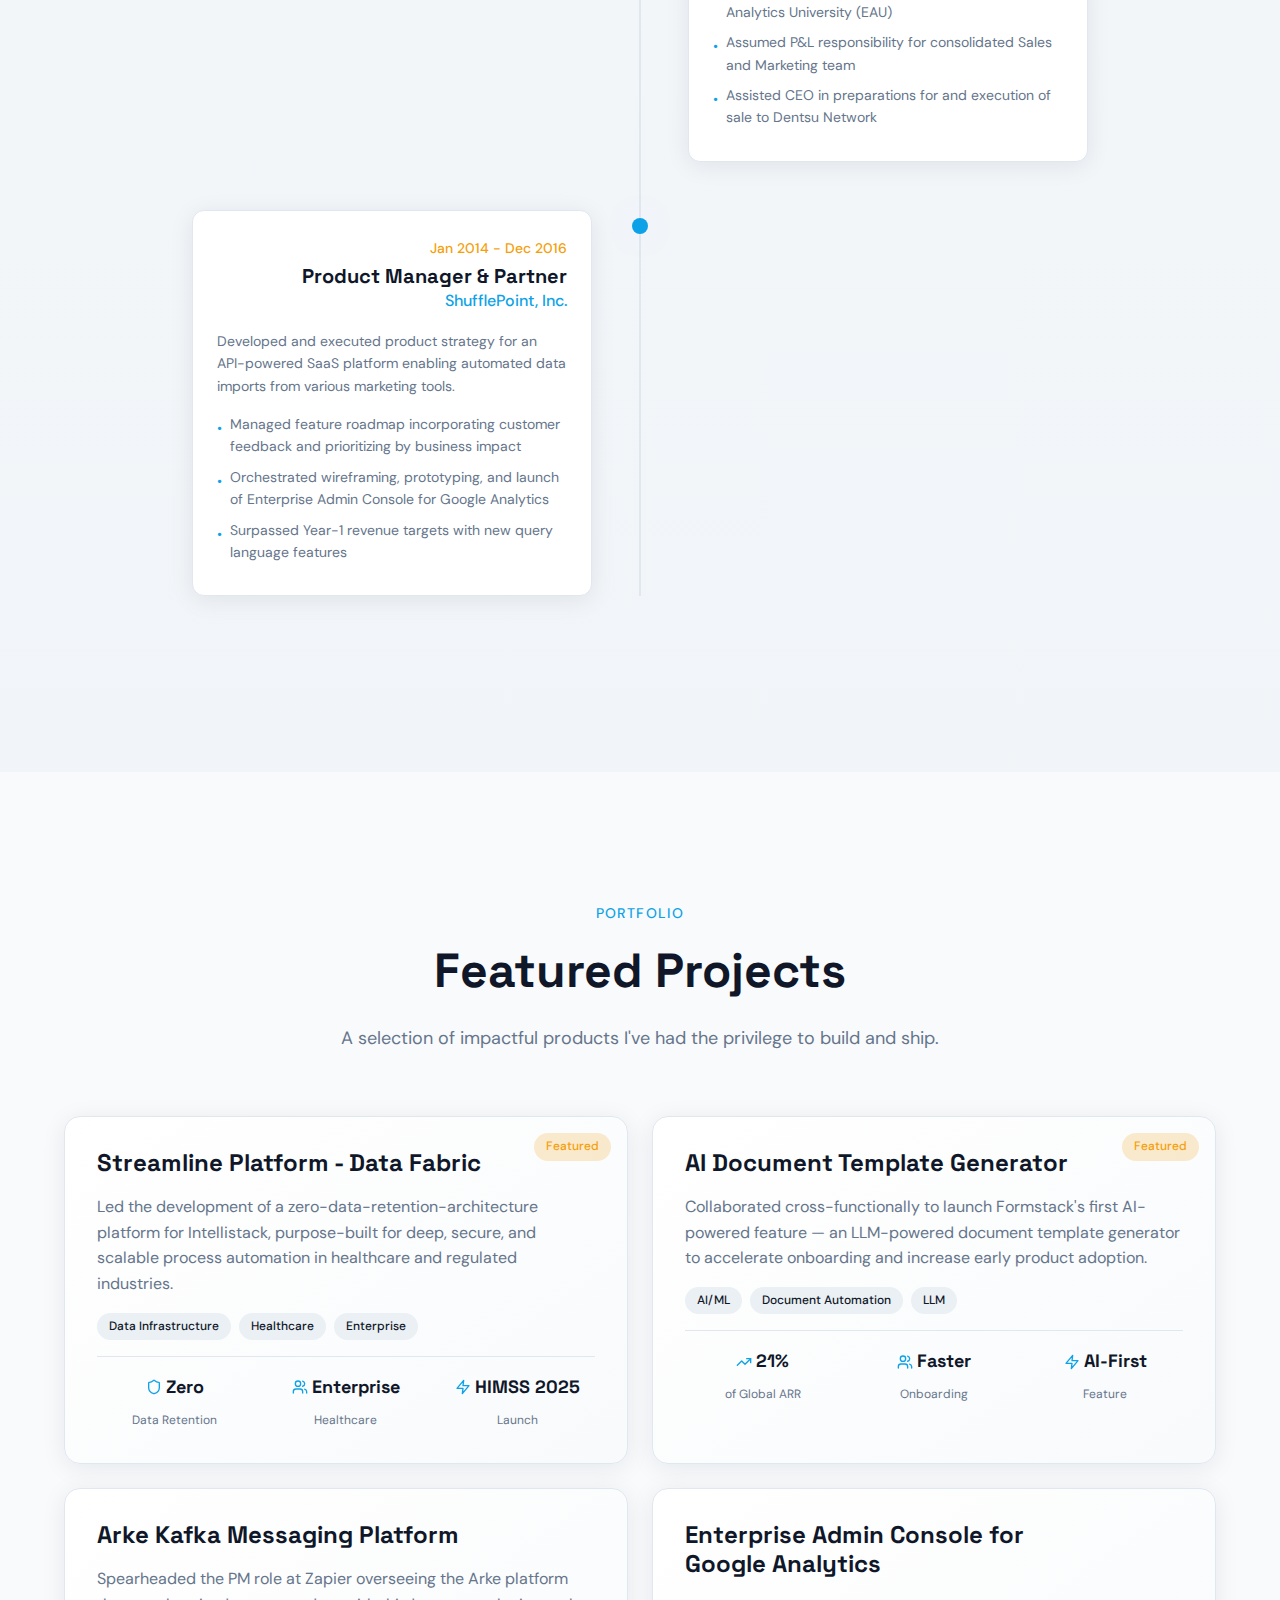
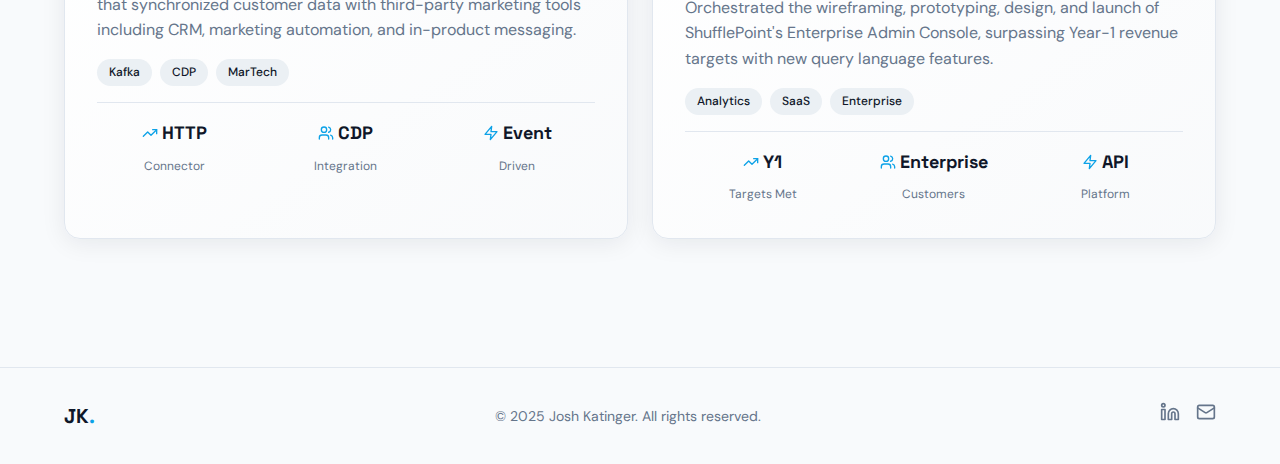
<file: professional.html>
<!DOCTYPE html>
<html lang="en">
<head>
  <meta charset="UTF-8">
  <meta name="viewport" content="width=device-width, initial-scale=1.0">
  
  <!-- Google Analytics -->
  <script async src="https://www.googletagmanager.com/gtag/js?id=G-SRWHNCQDZ5"></script>
  <script>
    window.dataLayer = window.dataLayer || [];
    function gtag(){dataLayer.push(arguments);}
    gtag('js', new Date());
    gtag('config', 'G-SRWHNCQDZ5');
  </script>
  
  <title>Professional Experience | Josh Katinger</title>
  <meta name="description" content="14+ years of product management experience across SaaS platforms, data infrastructure, and business automation. View Josh Katinger's professional journey.">
  
  <link rel="preconnect" href="https://fonts.googleapis.com">
  <link rel="preconnect" href="https://fonts.gstatic.com" crossorigin>
  <link href="https://fonts.googleapis.com/css2?family=DM+Sans:ital,opsz,wght@0,9..40,100..1000;1,9..40,100..1000&family=Space+Grotesk:wght@300..700&display=swap" rel="stylesheet">
  
  <link rel="icon" href="favicon.png" type="image/png">
  <link rel="stylesheet" href="css/styles.css">
</head>
<body>
  <!-- Header -->
  <header class="header">
    <div class="container">
      <nav class="nav">
        <a href="/" class="logo">JK<span class="logo-dot">.</span></a>
        
        <div class="nav-links">
          <a href="about.html" class="nav-link">About</a>
          <a href="professional.html" class="nav-link active">Professional</a>
          <a href="personal.html" class="nav-link">Personal</a>
          <a href="contact.html" class="nav-link">Contact</a>
        </div>
        
        <button class="mobile-menu-btn" id="mobile-menu-btn" aria-label="Toggle menu">
          <svg id="menu-icon" xmlns="http://www.w3.org/2000/svg" width="24" height="24" viewBox="0 0 24 24" fill="none" stroke="currentColor" stroke-width="2" stroke-linecap="round" stroke-linejoin="round">
            <line x1="4" x2="20" y1="12" y2="12"></line>
            <line x1="4" x2="20" y1="6" y2="6"></line>
            <line x1="4" x2="20" y1="18" y2="18"></line>
          </svg>
          <svg id="close-icon" style="display: none;" xmlns="http://www.w3.org/2000/svg" width="24" height="24" viewBox="0 0 24 24" fill="none" stroke="currentColor" stroke-width="2" stroke-linecap="round" stroke-linejoin="round">
            <path d="M18 6 6 18"></path>
            <path d="m6 6 12 12"></path>
          </svg>
        </button>
      </nav>
      
      <div class="mobile-nav" id="mobile-nav">
        <div class="mobile-nav-links">
          <a href="about.html" class="mobile-nav-link">About</a>
          <a href="professional.html" class="mobile-nav-link active">Professional</a>
          <a href="personal.html" class="mobile-nav-link">Personal</a>
          <a href="contact.html" class="mobile-nav-link">Contact</a>
        </div>
      </div>
    </div>
  </header>

  <main>
    <!-- Experience Section -->
    <section class="section section-subtle">
      <div class="container">
        <div class="section-header">
          <span class="section-label">Career</span>
          <h1 class="section-title">Professional Experience</h1>
          <p class="section-subtitle">14+ years building products, leading teams, and driving impact across SaaS platforms.</p>
        </div>

        <div class="timeline">
          <!-- Intellistack - Principal -->
          <div class="timeline-item">
            <div class="timeline-dot"></div>
            <div class="timeline-card">
              <span class="timeline-period">Oct 2025 - Present</span>
              <h3 class="timeline-role">Principal Product Manager - Data Infrastructure & Ecosystem</h3>
              <p class="timeline-company">Intellistack</p>
              <p class="timeline-description">Leading the cross-platform data infrastructure strategy: building scalable, secure data flows and integration patterns that power customer use cases across enterprise healthcare and regulated industries.</p>
              <ul class="timeline-achievements">
                <li class="timeline-achievement"><span class="timeline-achievement-bullet">•</span> Driving the post-MVP growth of Intellistack's Streamline platform into a secure, scalable automation backbone</li>
                <li class="timeline-achievement"><span class="timeline-achievement-bullet">•</span> Partnering with executive leadership on platform strategy and go-to-market planning</li>
                <li class="timeline-achievement"><span class="timeline-achievement-bullet">•</span> Defining platform-level requirements to enable AI-driven workflows with secure data handling</li>
                <li class="timeline-achievement"><span class="timeline-achievement-bullet">•</span> Awarded Most Significant Contribution - Product & Engineering, 2024</li>
              </ul>
            </div>
          </div>

          <!-- Intellistack - Senior -->
          <div class="timeline-item">
            <div class="timeline-dot"></div>
            <div class="timeline-card">
              <span class="timeline-period">Nov 2024 - Oct 2025</span>
              <h3 class="timeline-role">Senior Product Manager - Data & Integrations</h3>
              <p class="timeline-company">Intellistack</p>
              <p class="timeline-description">Led the development of the Data Fabric for the next-generation 'Streamline' platform - a zero-data-retention-architecture platform, purpose-built for deep, secure, and scalable process automation.</p>
              <ul class="timeline-achievements">
                <li class="timeline-achievement"><span class="timeline-achievement-bullet">•</span> Drove integration strategy from complex custom data integrations to event-driven iPaaS workflows</li>
                <li class="timeline-achievement"><span class="timeline-achievement-bullet">•</span> Partnered with engineering and design to deliver platform MVP and launch at HIMSS 2025</li>
                <li class="timeline-achievement"><span class="timeline-achievement-bullet">•</span> Translated enterprise integration needs into platform-level architecture</li>
              </ul>
            </div>
          </div>

          <!-- Intellistack (Formstack) -->
          <div class="timeline-item">
            <div class="timeline-dot"></div>
            <div class="timeline-card">
              <span class="timeline-period">Jun 2024 - Oct 2024</span>
              <h3 class="timeline-role">Senior Product Manager - Document Generation</h3>
              <p class="timeline-company">Intellistack (Formstack)</p>
              <p class="timeline-description">Collaborated cross-functionally to launch Formstack's first AI-powered feature — an AI Document Template Generator powered by an LLM to accelerate onboarding and increase early product adoption.</p>
              <ul class="timeline-achievements">
                <li class="timeline-achievement"><span class="timeline-achievement-bullet">•</span> Managed Document Generation product line (~21% of global ARR)</li>
                <li class="timeline-achievement"><span class="timeline-achievement-bullet">•</span> Reoriented product roadmap to align with strategic corporate objectives</li>
                <li class="timeline-achievement"><span class="timeline-achievement-bullet">•</span> Instituted customer listening program to inform strategic roadmap</li>
              </ul>
            </div>
          </div>

          <!-- Zapier -->
          <div class="timeline-item">
            <div class="timeline-dot"></div>
            <div class="timeline-card">
              <span class="timeline-period">Jun 2022 - Jul 2023</span>
              <h3 class="timeline-role">Product Manager</h3>
              <p class="timeline-company">Zapier</p>
              <p class="timeline-description">Spearheaded the introduction of the PM role within the Marketing Operations Engineering team, overseeing the Arke Kafka Messaging platform that synchronized customer data with third-party marketing tools.</p>
              <ul class="timeline-achievements">
                <li class="timeline-achievement"><span class="timeline-achievement-bullet">•</span> Led cross-functional steering committee that selected and integrated a Customer Data Platform (CDP)</li>
                <li class="timeline-achievement"><span class="timeline-achievement-bullet">•</span> Orchestrated successful rollout of the 'HTTP Connector' bridging Kafka event stream with CDP</li>
                <li class="timeline-achievement"><span class="timeline-achievement-bullet">•</span> Shifted team focus to outcome-driven approach with product-focused KPIs</li>
              </ul>
            </div>
          </div>

          <!-- Merkle -->
          <div class="timeline-item">
            <div class="timeline-dot"></div>
            <div class="timeline-card">
              <span class="timeline-period">Jan 2020 - May 2022</span>
              <h3 class="timeline-role">Director Of Business Development</h3>
              <p class="timeline-company">Merkle | Cardinal Path</p>
              <p class="timeline-description">Supported the acquisition of E-Nor by Merkle | Cardinal Path, a marketing data and analytics consultancy. Established sales operations and managed enterprise software relationships.</p>
              <ul class="timeline-achievements">
                <li class="timeline-achievement"><span class="timeline-achievement-bullet">•</span> Established sales operations team managing $14M in annual software license renewals</li>
                <li class="timeline-achievement"><span class="timeline-achievement-bullet">•</span> Made significant contributions to establish premier Google partnership</li>
                <li class="timeline-achievement"><span class="timeline-achievement-bullet">•</span> Directed go-to-market strategies for Enterprise Analytics University</li>
              </ul>
            </div>
          </div>

          <!-- E-Nor -->
          <div class="timeline-item">
            <div class="timeline-dot"></div>
            <div class="timeline-card">
              <span class="timeline-period">Jan 2017 - Dec 2019</span>
              <h3 class="timeline-role">VP Sales and Marketing</h3>
              <p class="timeline-company">E-Nor</p>
              <p class="timeline-description">Led marketing team for global digital analytics and marketing optimization consulting firm. Promoted SaaS analytics product, web-based training platform and consulting services.</p>
              <ul class="timeline-achievements">
                <li class="timeline-achievement"><span class="timeline-achievement-bullet">•</span> Oversaw go-to-market efforts for Enterprise Analytics University (EAU)</li>
                <li class="timeline-achievement"><span class="timeline-achievement-bullet">•</span> Assumed P&L responsibility for consolidated Sales and Marketing team</li>
                <li class="timeline-achievement"><span class="timeline-achievement-bullet">•</span> Assisted CEO in preparations for and execution of sale to Dentsu Network</li>
              </ul>
            </div>
          </div>

          <!-- ShufflePoint -->
          <div class="timeline-item">
            <div class="timeline-dot"></div>
            <div class="timeline-card">
              <span class="timeline-period">Jan 2014 - Dec 2016</span>
              <h3 class="timeline-role">Product Manager & Partner</h3>
              <p class="timeline-company">ShufflePoint, Inc.</p>
              <p class="timeline-description">Developed and executed product strategy for an API-powered SaaS platform enabling automated data imports from various marketing tools.</p>
              <ul class="timeline-achievements">
                <li class="timeline-achievement"><span class="timeline-achievement-bullet">•</span> Managed feature roadmap incorporating customer feedback and prioritizing by business impact</li>
                <li class="timeline-achievement"><span class="timeline-achievement-bullet">•</span> Orchestrated wireframing, prototyping, and launch of Enterprise Admin Console for Google Analytics</li>
                <li class="timeline-achievement"><span class="timeline-achievement-bullet">•</span> Surpassed Year-1 revenue targets with new query language features</li>
              </ul>
            </div>
          </div>
        </div>
      </div>
    </section>

    <!-- Projects Section -->
    <section class="section">
      <div class="container">
        <div class="section-header">
          <span class="section-label">Portfolio</span>
          <h2 class="section-title">Featured Projects</h2>
          <p class="section-subtitle">A selection of impactful products I've had the privilege to build and ship.</p>
        </div>

        <div class="projects-grid">
          <!-- Streamline Platform -->
          <div class="project-card">
            <span class="project-badge">Featured</span>
            <h3 class="project-title">Streamline Platform - Data Fabric</h3>
            <p class="project-description">Led the development of a zero-data-retention-architecture platform for Intellistack, purpose-built for deep, secure, and scalable process automation in healthcare and regulated industries.</p>
            <div class="project-tags">
              <span class="project-tag">Data Infrastructure</span>
              <span class="project-tag">Healthcare</span>
              <span class="project-tag">Enterprise</span>
            </div>
            <div class="project-metrics">
              <div class="project-metric">
                <div class="project-metric-value">
                  <svg xmlns="http://www.w3.org/2000/svg" width="16" height="16" viewBox="0 0 24 24" fill="none" stroke="currentColor" stroke-width="2" stroke-linecap="round" stroke-linejoin="round"><path d="M20 13c0 5-3.5 7.5-7.66 8.95a1 1 0 0 1-.67-.01C7.5 20.5 4 18 4 13V6a1 1 0 0 1 1-1c2 0 4.5-1.2 6.24-2.72a1.17 1.17 0 0 1 1.52 0C14.51 3.81 17 5 19 5a1 1 0 0 1 1 1z"></path></svg>
                  <span class="project-metric-number">Zero</span>
                </div>
                <span class="project-metric-label">Data Retention</span>
              </div>
              <div class="project-metric">
                <div class="project-metric-value">
                  <svg xmlns="http://www.w3.org/2000/svg" width="16" height="16" viewBox="0 0 24 24" fill="none" stroke="currentColor" stroke-width="2" stroke-linecap="round" stroke-linejoin="round"><path d="M16 21v-2a4 4 0 0 0-4-4H6a4 4 0 0 0-4 4v2"></path><circle cx="9" cy="7" r="4"></circle><path d="M22 21v-2a4 4 0 0 0-3-3.87"></path><path d="M16 3.13a4 4 0 0 1 0 7.75"></path></svg>
                  <span class="project-metric-number">Enterprise</span>
                </div>
                <span class="project-metric-label">Healthcare</span>
              </div>
              <div class="project-metric">
                <div class="project-metric-value">
                  <svg xmlns="http://www.w3.org/2000/svg" width="16" height="16" viewBox="0 0 24 24" fill="none" stroke="currentColor" stroke-width="2" stroke-linecap="round" stroke-linejoin="round"><path d="M13 2 3 14h9l-1 8 10-12h-9l1-8z"></path></svg>
                  <span class="project-metric-number">HIMSS 2025</span>
                </div>
                <span class="project-metric-label">Launch</span>
              </div>
            </div>
          </div>

          <!-- AI Document Template Generator -->
          <div class="project-card">
            <span class="project-badge">Featured</span>
            <h3 class="project-title">AI Document Template Generator</h3>
            <p class="project-description">Collaborated cross-functionally to launch Formstack's first AI-powered feature — an LLM-powered document template generator to accelerate onboarding and increase early product adoption.</p>
            <div class="project-tags">
              <span class="project-tag">AI/ML</span>
              <span class="project-tag">Document Automation</span>
              <span class="project-tag">LLM</span>
            </div>
            <div class="project-metrics">
              <div class="project-metric">
                <div class="project-metric-value">
                  <svg xmlns="http://www.w3.org/2000/svg" width="16" height="16" viewBox="0 0 24 24" fill="none" stroke="currentColor" stroke-width="2" stroke-linecap="round" stroke-linejoin="round"><polyline points="22 7 13.5 15.5 8.5 10.5 2 17"></polyline><polyline points="16 7 22 7 22 13"></polyline></svg>
                  <span class="project-metric-number">21%</span>
                </div>
                <span class="project-metric-label">of Global ARR</span>
              </div>
              <div class="project-metric">
                <div class="project-metric-value">
                  <svg xmlns="http://www.w3.org/2000/svg" width="16" height="16" viewBox="0 0 24 24" fill="none" stroke="currentColor" stroke-width="2" stroke-linecap="round" stroke-linejoin="round"><path d="M16 21v-2a4 4 0 0 0-4-4H6a4 4 0 0 0-4 4v2"></path><circle cx="9" cy="7" r="4"></circle><path d="M22 21v-2a4 4 0 0 0-3-3.87"></path><path d="M16 3.13a4 4 0 0 1 0 7.75"></path></svg>
                  <span class="project-metric-number">Faster</span>
                </div>
                <span class="project-metric-label">Onboarding</span>
              </div>
              <div class="project-metric">
                <div class="project-metric-value">
                  <svg xmlns="http://www.w3.org/2000/svg" width="16" height="16" viewBox="0 0 24 24" fill="none" stroke="currentColor" stroke-width="2" stroke-linecap="round" stroke-linejoin="round"><path d="M13 2 3 14h9l-1 8 10-12h-9l1-8z"></path></svg>
                  <span class="project-metric-number">AI-First</span>
                </div>
                <span class="project-metric-label">Feature</span>
              </div>
            </div>
          </div>

          <!-- Arke Kafka -->
          <div class="project-card">
            <h3 class="project-title">Arke Kafka Messaging Platform</h3>
            <p class="project-description">Spearheaded the PM role at Zapier overseeing the Arke platform that synchronized customer data with third-party marketing tools including CRM, marketing automation, and in-product messaging.</p>
            <div class="project-tags">
              <span class="project-tag">Kafka</span>
              <span class="project-tag">CDP</span>
              <span class="project-tag">MarTech</span>
            </div>
            <div class="project-metrics">
              <div class="project-metric">
                <div class="project-metric-value">
                  <svg xmlns="http://www.w3.org/2000/svg" width="16" height="16" viewBox="0 0 24 24" fill="none" stroke="currentColor" stroke-width="2" stroke-linecap="round" stroke-linejoin="round"><polyline points="22 7 13.5 15.5 8.5 10.5 2 17"></polyline><polyline points="16 7 22 7 22 13"></polyline></svg>
                  <span class="project-metric-number">HTTP</span>
                </div>
                <span class="project-metric-label">Connector</span>
              </div>
              <div class="project-metric">
                <div class="project-metric-value">
                  <svg xmlns="http://www.w3.org/2000/svg" width="16" height="16" viewBox="0 0 24 24" fill="none" stroke="currentColor" stroke-width="2" stroke-linecap="round" stroke-linejoin="round"><path d="M16 21v-2a4 4 0 0 0-4-4H6a4 4 0 0 0-4 4v2"></path><circle cx="9" cy="7" r="4"></circle><path d="M22 21v-2a4 4 0 0 0-3-3.87"></path><path d="M16 3.13a4 4 0 0 1 0 7.75"></path></svg>
                  <span class="project-metric-number">CDP</span>
                </div>
                <span class="project-metric-label">Integration</span>
              </div>
              <div class="project-metric">
                <div class="project-metric-value">
                  <svg xmlns="http://www.w3.org/2000/svg" width="16" height="16" viewBox="0 0 24 24" fill="none" stroke="currentColor" stroke-width="2" stroke-linecap="round" stroke-linejoin="round"><path d="M13 2 3 14h9l-1 8 10-12h-9l1-8z"></path></svg>
                  <span class="project-metric-number">Event</span>
                </div>
                <span class="project-metric-label">Driven</span>
              </div>
            </div>
          </div>

          <!-- Enterprise Admin Console -->
          <div class="project-card">
            <h3 class="project-title">Enterprise Admin Console for Google Analytics</h3>
            <p class="project-description">Orchestrated the wireframing, prototyping, design, and launch of ShufflePoint's Enterprise Admin Console, surpassing Year-1 revenue targets with new query language features.</p>
            <div class="project-tags">
              <span class="project-tag">Analytics</span>
              <span class="project-tag">SaaS</span>
              <span class="project-tag">Enterprise</span>
            </div>
            <div class="project-metrics">
              <div class="project-metric">
                <div class="project-metric-value">
                  <svg xmlns="http://www.w3.org/2000/svg" width="16" height="16" viewBox="0 0 24 24" fill="none" stroke="currentColor" stroke-width="2" stroke-linecap="round" stroke-linejoin="round"><polyline points="22 7 13.5 15.5 8.5 10.5 2 17"></polyline><polyline points="16 7 22 7 22 13"></polyline></svg>
                  <span class="project-metric-number">Y1</span>
                </div>
                <span class="project-metric-label">Targets Met</span>
              </div>
              <div class="project-metric">
                <div class="project-metric-value">
                  <svg xmlns="http://www.w3.org/2000/svg" width="16" height="16" viewBox="0 0 24 24" fill="none" stroke="currentColor" stroke-width="2" stroke-linecap="round" stroke-linejoin="round"><path d="M16 21v-2a4 4 0 0 0-4-4H6a4 4 0 0 0-4 4v2"></path><circle cx="9" cy="7" r="4"></circle><path d="M22 21v-2a4 4 0 0 0-3-3.87"></path><path d="M16 3.13a4 4 0 0 1 0 7.75"></path></svg>
                  <span class="project-metric-number">Enterprise</span>
                </div>
                <span class="project-metric-label">Customers</span>
              </div>
              <div class="project-metric">
                <div class="project-metric-value">
                  <svg xmlns="http://www.w3.org/2000/svg" width="16" height="16" viewBox="0 0 24 24" fill="none" stroke="currentColor" stroke-width="2" stroke-linecap="round" stroke-linejoin="round"><path d="M13 2 3 14h9l-1 8 10-12h-9l1-8z"></path></svg>
                  <span class="project-metric-number">API</span>
                </div>
                <span class="project-metric-label">Platform</span>
              </div>
            </div>
          </div>
        </div>
      </div>
    </section>
  </main>

  <!-- Footer -->
  <footer class="footer">
    <div class="container">
      <div class="footer-content">
        <div class="footer-logo">JK<span class="footer-logo-dot">.</span></div>
        <p class="footer-copyright">© 2025 Josh Katinger. All rights reserved.</p>
        <div class="footer-social">
          <a href="https://www.linkedin.com/in/josh-katinger/" target="_blank" rel="noopener noreferrer" class="footer-social-link" aria-label="LinkedIn">
            <svg xmlns="http://www.w3.org/2000/svg" width="20" height="20" viewBox="0 0 24 24" fill="none" stroke="currentColor" stroke-width="2" stroke-linecap="round" stroke-linejoin="round">
              <path d="M16 8a6 6 0 0 1 6 6v7h-4v-7a2 2 0 0 0-2-2 2 2 0 0 0-2 2v7h-4v-7a6 6 0 0 1 6-6z"></path>
              <rect width="4" height="12" x="2" y="9"></rect>
              <circle cx="4" cy="4" r="2"></circle>
            </svg>
          </a>
          <a href="mailto:josh@katinger.com" class="footer-social-link" aria-label="Email">
            <svg xmlns="http://www.w3.org/2000/svg" width="20" height="20" viewBox="0 0 24 24" fill="none" stroke="currentColor" stroke-width="2" stroke-linecap="round" stroke-linejoin="round">
              <rect width="20" height="16" x="2" y="4" rx="2"></rect>
              <path d="m22 7-8.97 5.7a1.94 1.94 0 0 1-2.06 0L2 7"></path>
            </svg>
          </a>
        </div>
      </div>
    </div>
  </footer>

  <script src="js/main.js"></script>
</body>
</html>
</file>
<file: css/styles.css>
/* Fonts loaded via HTML <head> for faster, more reliable loading */

/* CSS Reset & Base */
*, *::before, *::after {
  box-sizing: border-box;
  margin: 0;
  padding: 0;
}

:root {
  /* Colors */
  --background: hsl(210, 40%, 98%);
  --foreground: hsl(222, 47%, 11%);
  --card: hsl(0, 0%, 100%);
  --card-foreground: hsl(222, 47%, 11%);
  --primary: hsl(199, 89%, 48%);
  --primary-foreground: hsl(0, 0%, 100%);
  --secondary: hsl(210, 30%, 94%);
  --secondary-foreground: hsl(222, 47%, 11%);
  --muted: hsl(210, 25%, 92%);
  --muted-foreground: hsl(215, 16%, 47%);
  --accent: hsl(38, 92%, 50%);
  --accent-foreground: hsl(0, 0%, 100%);
  --border: hsl(214, 32%, 91%);
  --zinc-800: hsl(240, 6%, 20%);
  --zinc-600: hsl(240, 4%, 46%);
  --zinc-300: hsl(240, 5%, 84%);
  
  /* Gradients */
  --gradient-subtle: linear-gradient(180deg, hsl(210, 40%, 98%) 0%, hsl(210, 35%, 96%) 100%);
  --gradient-card: linear-gradient(145deg, hsl(0, 0%, 100%) 0%, hsl(210, 30%, 98%) 100%);
  
  /* Shadows */
  --shadow-card: 0 4px 24px hsla(222, 47%, 11%, 0.08);
  --shadow-elevated: 0 8px 32px hsla(222, 47%, 11%, 0.12);
  --shadow-glow: 0 0 60px hsla(199, 89%, 48%, 0.15);
  
  /* Spacing */
  --radius: 0.75rem;
}

html {
  scroll-behavior: smooth;
}

body {
  font-family: 'DM Sans', sans-serif;
  background-color: var(--background);
  color: var(--foreground);
  line-height: 1.6;
  -webkit-font-smoothing: antialiased;
  -moz-osx-font-smoothing: grayscale;
}

h1, h2, h3, h4, h5, h6 {
  font-family: 'Space Grotesk', sans-serif;
  line-height: 1.2;
}

a {
  color: inherit;
  text-decoration: none;
}

img {
  max-width: 100%;
  height: auto;
  display: block;
}

ul {
  list-style: none;
}

/* Container */
.container {
  max-width: 1200px;
  margin: 0 auto;
  padding: 0 1.5rem;
}

/* ===== HEADER ===== */
.header {
  position: fixed;
  top: 0;
  left: 0;
  right: 0;
  z-index: 50;
  background-color: var(--zinc-800);
  transition: border-color 0.3s ease;
}

.header.scrolled {
  border-bottom: 1px solid var(--zinc-600);
}

.nav {
  display: flex;
  align-items: center;
  justify-content: space-between;
  height: 4rem;
}

@media (min-width: 768px) {
  .nav {
    height: 5rem;
  }
}

.logo {
  font-family: 'Space Grotesk', sans-serif;
  font-size: 1.25rem;
  font-weight: 700;
  color: white;
  transition: color 0.2s ease;
}

.logo:hover {
  color: var(--primary);
}

.logo-dot {
  color: var(--primary);
}

/* Desktop Nav */
.nav-links {
  display: none;
  align-items: center;
  gap: 2rem;
}

@media (min-width: 768px) {
  .nav-links {
    display: flex;
  }
}

.nav-link {
  font-size: 1rem;
  font-weight: 600;
  color: var(--zinc-300);
  transition: color 0.2s ease;
}

.nav-link:hover {
  color: white;
}

.nav-link.active {
  color: var(--primary);
}

/* Mobile Menu Button */
.mobile-menu-btn {
  display: flex;
  align-items: center;
  justify-content: center;
  background: none;
  border: none;
  color: white;
  cursor: pointer;
  padding: 0.5rem;
}

@media (min-width: 768px) {
  .mobile-menu-btn {
    display: none;
  }
}

.mobile-menu-btn svg {
  width: 24px;
  height: 24px;
}

/* Mobile Nav */
.mobile-nav {
  display: none;
  padding: 1rem 0;
  border-top: 1px solid var(--zinc-600);
  animation: fadeIn 0.3s ease;
}

.mobile-nav.open {
  display: block;
}

@media (min-width: 768px) {
  .mobile-nav {
    display: none !important;
  }
}

.mobile-nav-links {
  display: flex;
  flex-direction: column;
  gap: 1rem;
}

.mobile-nav-link {
  font-size: 1rem;
  font-weight: 600;
  color: var(--zinc-300);
  padding: 0.5rem 0;
  transition: color 0.2s ease;
}

.mobile-nav-link:hover {
  color: white;
}

.mobile-nav-link.active {
  color: var(--primary);
}

/* ===== MAIN CONTENT ===== */
main {
  padding-top: 4rem;
}

@media (min-width: 768px) {
  main {
    padding-top: 5rem;
  }
}

/* ===== HERO SECTION ===== */
.hero {
  position: relative;
  overflow: hidden;
  padding: 6rem 0;
}

@media (min-width: 768px) {
  .hero {
    padding: 8rem 0;
  }
}

.hero-orb {
  position: absolute;
  border-radius: 50%;
  filter: blur(60px);
  animation: float 3s ease-in-out infinite;
}

.hero-orb-1 {
  top: 25%;
  left: 25%;
  width: 24rem;
  height: 24rem;
  background: hsla(199, 89%, 48%, 0.1);
}

.hero-orb-2 {
  bottom: 25%;
  right: 25%;
  width: 20rem;
  height: 20rem;
  background: hsla(38, 92%, 50%, 0.1);
  animation-delay: 0.3s;
}

.hero-content {
  max-width: 56rem;
  margin: 0 auto;
  text-align: center;
  position: relative;
}

.hero-greeting {
  color: var(--primary);
  font-weight: 500;
  margin-bottom: 1rem;
  animation: fadeUp 0.8s ease forwards;
  opacity: 0;
  animation-delay: 0.1s;
}

.hero-name {
  font-size: 3rem;
  font-weight: 700;
  margin-bottom: 1.5rem;
  animation: fadeUp 0.8s ease forwards;
  opacity: 0;
  animation-delay: 0.2s;
}

@media (min-width: 768px) {
  .hero-name {
    font-size: 4.5rem;
  }
}

@media (min-width: 1024px) {
  .hero-name {
    font-size: 6rem;
  }
}

.hero-title {
  font-size: 1.25rem;
  color: var(--muted-foreground);
  margin-bottom: 2rem;
  animation: fadeUp 0.8s ease forwards;
  opacity: 0;
  animation-delay: 0.3s;
}

@media (min-width: 768px) {
  .hero-title {
    font-size: 1.5rem;
  }
}

@media (min-width: 1024px) {
  .hero-title {
    font-size: 1.875rem;
  }
}

.hero-description {
  font-size: 1.125rem;
  color: var(--muted-foreground);
  max-width: 42rem;
  margin: 0 auto 3rem;
  line-height: 1.75;
  animation: fadeUp 0.8s ease forwards;
  opacity: 0;
  animation-delay: 0.4s;
}

@media (min-width: 768px) {
  .hero-description {
    font-size: 1.25rem;
  }
}

.hero-description p {
  margin-bottom: 1rem;
}

.hero-description p:last-child {
  margin-bottom: 0;
}

.hero-link {
  color: var(--primary);
}

.hero-link:hover {
  text-decoration: underline;
}

.hero-social {
  display: flex;
  align-items: center;
  justify-content: center;
  gap: 1.5rem;
  animation: fadeUp 0.8s ease forwards;
  opacity: 0;
  animation-delay: 0.6s;
}

.social-link {
  color: var(--muted-foreground);
  transition: color 0.2s ease;
}

.social-link:hover {
  color: var(--primary);
}

.social-link svg {
  width: 24px;
  height: 24px;
}

/* ===== SECTION STYLES ===== */
.section {
  padding: 6rem 0;
}

@media (min-width: 768px) {
  .section {
    padding: 8rem 0;
  }
}

.section-subtle {
  background: var(--gradient-subtle);
}

.section-header {
  text-align: center;
  margin-bottom: 4rem;
}

.section-label {
  color: var(--primary);
  font-weight: 500;
  font-size: 0.875rem;
  text-transform: uppercase;
  letter-spacing: 0.1em;
}

.section-title {
  font-size: 2.5rem;
  font-weight: 700;
  margin-top: 1rem;
  margin-bottom: 1.5rem;
}

@media (min-width: 768px) {
  .section-title {
    font-size: 3rem;
  }
}

.section-subtitle {
  font-size: 1.125rem;
  color: var(--muted-foreground);
  max-width: 42rem;
  margin: 0 auto;
}

/* ===== ABOUT SECTION ===== */
.about-grid {
  display: grid;
  gap: 3rem;
  align-items: center;
  max-width: 72rem;
  margin: 0 auto;
}

@media (min-width: 1024px) {
  .about-grid {
    grid-template-columns: 1fr 1fr;
    gap: 4rem;
  }
}

.about-image-container {
  aspect-ratio: 1;
  border-radius: 1rem;
  background: var(--gradient-card);
  border: 1px solid var(--border);
  overflow: hidden;
  box-shadow: var(--shadow-elevated);
}

.about-image {
  width: 100%;
  height: 100%;
  object-fit: cover;
}

.about-content {
  display: flex;
  flex-direction: column;
  gap: 1.5rem;
}

.about-text {
  font-size: 1.125rem;
  color: var(--muted-foreground);
  line-height: 1.75;
}

.about-text a {
  color: var(--primary);
}

.about-text a:hover {
  text-decoration: underline;
}

.about-text.highlight {
  font-weight: 500;
  color: var(--foreground);
}

/* Highlights Grid */
.highlights-grid {
  display: grid;
  gap: 1.5rem;
  margin-top: 4rem;
}

@media (min-width: 768px) {
  .highlights-grid {
    grid-template-columns: repeat(3, 1fr);
  }
}

.highlight-card {
  padding: 1.5rem;
  border-radius: 0.75rem;
  background: var(--gradient-card);
  border: 1px solid var(--border);
  transition: all 0.3s ease;
}

.highlight-card:hover {
  border-color: hsla(199, 89%, 48%, 0.5);
  box-shadow: var(--shadow-glow);
}

.highlight-icon {
  width: 3rem;
  height: 3rem;
  border-radius: 0.5rem;
  background: hsla(199, 89%, 48%, 0.1);
  display: flex;
  align-items: center;
  justify-content: center;
  margin-bottom: 1rem;
  transition: background 0.3s ease;
}

.highlight-card:hover .highlight-icon {
  background: hsla(199, 89%, 48%, 0.2);
}

.highlight-icon svg {
  width: 1.5rem;
  height: 1.5rem;
  color: var(--primary);
}

.highlight-title {
  font-size: 1.25rem;
  font-weight: 600;
  margin-bottom: 0.5rem;
}

.highlight-description {
  color: var(--muted-foreground);
  font-size: 0.9375rem;
}

/* ===== EXPERIENCE SECTION ===== */
.timeline {
  position: relative;
  max-width: 56rem;
  margin: 0 auto;
}

.timeline::before {
  content: '';
  position: absolute;
  left: 0;
  top: 0;
  bottom: 0;
  width: 2px;
  background: var(--border);
}

@media (min-width: 768px) {
  .timeline::before {
    left: 50%;
    transform: translateX(-50%);
  }
}

.timeline-item {
  position: relative;
  margin-bottom: 3rem;
  padding-left: 2rem;
}

@media (min-width: 768px) {
  .timeline-item {
    width: 50%;
    padding-left: 0;
  }
  
  .timeline-item:nth-child(odd) {
    padding-right: 3rem;
    text-align: right;
  }
  
  .timeline-item:nth-child(even) {
    margin-left: 50%;
    padding-left: 3rem;
  }
}

.timeline-dot {
  position: absolute;
  width: 1rem;
  height: 1rem;
  border-radius: 50%;
  background: var(--primary);
  box-shadow: var(--shadow-glow);
  top: 0.5rem;
  left: -0.5rem;
}

@media (min-width: 768px) {
  .timeline-item:nth-child(odd) .timeline-dot {
    left: auto;
    right: -0.5rem;
  }
  
  .timeline-item:nth-child(even) .timeline-dot {
    left: -0.5rem;
  }
}

.timeline-card {
  padding: 1.5rem;
  border-radius: 0.75rem;
  background: var(--card);
  border: 1px solid var(--border);
  box-shadow: var(--shadow-card);
  transition: all 0.3s ease;
}

.timeline-card:hover {
  border-color: hsla(199, 89%, 48%, 0.5);
  box-shadow: var(--shadow-elevated);
}

.timeline-period {
  color: var(--accent);
  font-weight: 500;
  font-size: 0.875rem;
}

.timeline-role {
  font-size: 1.25rem;
  font-weight: 700;
  margin-top: 0.25rem;
}

.timeline-company {
  color: var(--primary);
  font-weight: 500;
}

.timeline-description {
  color: var(--muted-foreground);
  margin-top: 1rem;
  font-size: 0.875rem;
  text-align: left;
}

.timeline-achievements {
  margin-top: 1rem;
  text-align: left;
}

.timeline-achievement {
  display: flex;
  align-items: flex-start;
  gap: 0.5rem;
  font-size: 0.875rem;
  color: var(--muted-foreground);
  margin-bottom: 0.5rem;
}

.timeline-achievement-bullet {
  color: var(--primary);
  margin-top: 0.25rem;
}

/* ===== PROJECTS SECTION ===== */
.projects-grid {
  display: grid;
  gap: 1.5rem;
  max-width: 72rem;
  margin: 0 auto;
}

@media (min-width: 768px) {
  .projects-grid {
    grid-template-columns: repeat(2, 1fr);
  }
}

.project-card {
  position: relative;
  padding: 1.5rem;
  border-radius: 1rem;
  background: var(--gradient-card);
  border: 1px solid var(--border);
  box-shadow: var(--shadow-card);
  transition: all 0.3s ease;
}

@media (min-width: 768px) {
  .project-card {
    padding: 2rem;
  }
}

.project-card:hover {
  border-color: hsla(199, 89%, 48%, 0.5);
  box-shadow: var(--shadow-elevated);
}

.project-badge {
  position: absolute;
  top: 1rem;
  right: 1rem;
  padding: 0.25rem 0.75rem;
  font-size: 0.75rem;
  font-weight: 500;
  background: hsla(38, 92%, 50%, 0.2);
  color: var(--accent);
  border-radius: 9999px;
}

.project-title {
  font-size: 1.5rem;
  font-weight: 700;
  padding-right: 5rem;
  transition: color 0.3s ease;
}

.project-card:hover .project-title {
  color: var(--primary);
}

.project-description {
  color: var(--muted-foreground);
  margin-top: 1rem;
  line-height: 1.6;
}

.project-tags {
  display: flex;
  flex-wrap: wrap;
  gap: 0.5rem;
  margin-top: 1rem;
}

.project-tag {
  padding: 0.25rem 0.75rem;
  font-size: 0.75rem;
  font-weight: 500;
  background: var(--secondary);
  color: var(--secondary-foreground);
  border-radius: 9999px;
}

.project-metrics {
  display: grid;
  grid-template-columns: repeat(3, 1fr);
  gap: 1rem;
  margin-top: 1rem;
  padding-top: 1rem;
  border-top: 1px solid var(--border);
}

.project-metric {
  text-align: center;
}

.project-metric-value {
  display: flex;
  align-items: center;
  justify-content: center;
  gap: 0.25rem;
  margin-bottom: 0.25rem;
}

.project-metric-value svg {
  width: 1rem;
  height: 1rem;
  color: var(--primary);
}

.project-metric-number {
  font-family: 'Space Grotesk', sans-serif;
  font-weight: 700;
  font-size: 1.125rem;
}

.project-metric-label {
  font-size: 0.75rem;
  color: var(--muted-foreground);
}

/* ===== PERSONAL PAGE ===== */
.aviation-banner {
  margin-bottom: 4rem;
  border-radius: 1rem;
  overflow: hidden;
  box-shadow: var(--shadow-elevated);
}

.aviation-banner img {
  width: 100%;
  height: 12rem;
  object-fit: cover;
  object-position: center;
}

@media (min-width: 768px) {
  .aviation-banner img {
    height: 16rem;
  }
}

@media (min-width: 1024px) {
  .aviation-banner img {
    height: 20rem;
  }
}

.aviation-header {
  display: flex;
  align-items: center;
  gap: 1rem;
  margin-bottom: 3rem;
}

.aviation-icon {
  padding: 0.75rem;
  border-radius: 0.75rem;
  background: hsla(199, 89%, 48%, 0.1);
}

.aviation-icon svg {
  width: 2rem;
  height: 2rem;
  color: var(--primary);
}

.aviation-title {
  font-size: 1.875rem;
  font-weight: 700;
}

@media (min-width: 768px) {
  .aviation-title {
    font-size: 2.25rem;
  }
}

.aviation-subtitle {
  color: var(--muted-foreground);
  margin-top: 0.5rem;
}

.audiobooks-grid {
  display: grid;
  gap: 2rem;
}

@media (min-width: 768px) {
  .audiobooks-grid {
    grid-template-columns: repeat(2, 1fr);
  }
}

.audiobook-card {
  padding: 1.5rem;
  border-radius: 1rem;
  background: var(--card);
  border: 1px solid var(--border);
  box-shadow: var(--shadow-card);
  transition: all 0.3s ease;
}

@media (min-width: 768px) {
  .audiobook-card {
    padding: 2rem;
  }
}

.audiobook-card:hover {
  border-color: hsla(199, 89%, 48%, 0.5);
  box-shadow: var(--shadow-elevated);
}

.audiobook-header {
  display: flex;
  align-items: flex-start;
  gap: 1rem;
}

.audiobook-icon {
  padding: 0.75rem;
  border-radius: 0.5rem;
  background: hsla(199, 89%, 48%, 0.1);
  flex-shrink: 0;
}

.audiobook-icon svg {
  width: 1.5rem;
  height: 1.5rem;
  color: var(--primary);
}

.audiobook-title {
  font-size: 1.25rem;
  font-weight: 700;
  transition: color 0.3s ease;
}

.audiobook-card:hover .audiobook-title {
  color: var(--primary);
}

.audiobook-author {
  color: var(--primary);
  font-weight: 500;
  font-size: 0.875rem;
  margin-top: 0.25rem;
}

.audiobook-description {
  color: var(--muted-foreground);
  margin-top: 1rem;
  line-height: 1.6;
}

.audiobook-tags {
  display: flex;
  flex-wrap: wrap;
  gap: 0.5rem;
  margin-top: 1rem;
}

.audiobook-tag {
  padding: 0.25rem 0.75rem;
  font-size: 0.75rem;
  font-weight: 500;
  background: var(--secondary);
  color: var(--secondary-foreground);
  border-radius: 9999px;
}

.audiobook-cta {
  margin-top: 1rem;
}

/* Consulting Section */
.consulting-section {
  padding: 3rem 0;
  background: var(--gradient-subtle);
  text-align: center;
}

@media (min-width: 768px) {
  .consulting-section {
    padding: 4rem 0;
  }
}

/* ===== CONTACT SECTION ===== */
.contact-section {
  position: relative;
  overflow: hidden;
}

.contact-orb {
  position: absolute;
  border-radius: 50%;
  filter: blur(60px);
}

.contact-orb-1 {
  top: 0;
  left: 25%;
  width: 24rem;
  height: 24rem;
  background: hsla(199, 89%, 48%, 0.05);
}

.contact-orb-2 {
  bottom: 0;
  right: 25%;
  width: 20rem;
  height: 20rem;
  background: hsla(38, 92%, 50%, 0.05);
}

.contact-grid {
  display: grid;
  gap: 1.5rem;
  max-width: 42rem;
  margin: 0 auto 3rem;
}

@media (min-width: 768px) {
  .contact-grid {
    grid-template-columns: repeat(2, 1fr);
  }
}

.contact-card {
  padding: 1.5rem;
  border-radius: 0.75rem;
  background: var(--gradient-card);
  border: 1px solid var(--border);
  box-shadow: var(--shadow-card);
  transition: all 0.3s ease;
  display: block;
}

.contact-card:hover {
  border-color: hsla(199, 89%, 48%, 0.5);
  box-shadow: var(--shadow-glow);
}

.contact-icon {
  width: 3rem;
  height: 3rem;
  border-radius: 0.5rem;
  background: hsla(199, 89%, 48%, 0.1);
  display: flex;
  align-items: center;
  justify-content: center;
  margin-bottom: 1rem;
  transition: background 0.3s ease;
}

.contact-card:hover .contact-icon {
  background: hsla(199, 89%, 48%, 0.2);
}

.contact-icon svg {
  width: 1.5rem;
  height: 1.5rem;
  color: var(--primary);
}

.contact-title {
  font-size: 1.25rem;
  font-weight: 600;
  margin-bottom: 0.25rem;
  transition: color 0.3s ease;
}

.contact-card:hover .contact-title {
  color: var(--primary);
}

.contact-description {
  color: var(--muted-foreground);
  font-size: 0.875rem;
  margin-bottom: 0.75rem;
}

.contact-action {
  display: flex;
  align-items: center;
  color: var(--primary);
  font-size: 0.875rem;
  font-weight: 500;
}

.contact-action svg {
  width: 1rem;
  height: 1rem;
  margin-left: 0.5rem;
  transition: transform 0.3s ease;
}

.contact-card:hover .contact-action svg {
  transform: translateX(0.25rem);
}

/* ===== BUTTONS ===== */
.btn {
  display: inline-flex;
  align-items: center;
  gap: 0.5rem;
  padding: 0.75rem 1.5rem;
  font-size: 0.875rem;
  font-weight: 500;
  border-radius: var(--radius);
  transition: all 0.2s ease;
  cursor: pointer;
  text-decoration: none;
  border: none;
}

.btn-primary {
  background: var(--primary);
  color: var(--primary-foreground);
}

.btn-primary:hover {
  opacity: 0.9;
}

.btn-outline {
  background: transparent;
  color: var(--foreground);
  border: 1px solid var(--border);
}

.btn-outline:hover {
  background: var(--secondary);
}

.btn svg {
  width: 1rem;
  height: 1rem;
}

/* ===== FOOTER ===== */
.footer {
  padding: 2rem 0;
  border-top: 1px solid var(--border);
}

.footer-content {
  display: flex;
  flex-direction: column;
  align-items: center;
  gap: 1rem;
}

@media (min-width: 768px) {
  .footer-content {
    flex-direction: row;
    justify-content: space-between;
  }
}

.footer-logo {
  font-family: 'Space Grotesk', sans-serif;
  font-size: 1.25rem;
  font-weight: 700;
}

.footer-logo-dot {
  color: var(--primary);
}

.footer-copyright {
  font-size: 0.875rem;
  color: var(--muted-foreground);
  text-align: center;
}

.footer-social {
  display: flex;
  align-items: center;
  gap: 1rem;
}

.footer-social-link {
  color: var(--muted-foreground);
  transition: color 0.2s ease;
}

.footer-social-link:hover {
  color: var(--primary);
}

.footer-social-link svg {
  width: 20px;
  height: 20px;
}

/* ===== ANIMATIONS ===== */
@keyframes fadeUp {
  from {
    opacity: 0;
    transform: translateY(30px);
  }
  to {
    opacity: 1;
    transform: translateY(0);
  }
}

@keyframes fadeIn {
  from {
    opacity: 0;
  }
  to {
    opacity: 1;
  }
}

@keyframes float {
  0%, 100% {
    transform: translateY(0);
  }
  50% {
    transform: translateY(-10px);
  }
}

/* ===== UTILITIES ===== */
.max-w-6xl {
  max-width: 72rem;
}

.mx-auto {
  margin-left: auto;
  margin-right: auto;
}

.text-center {
  text-align: center;
}

.sr-only {
  position: absolute;
  width: 1px;
  height: 1px;
  padding: 0;
  margin: -1px;
  overflow: hidden;
  clip: rect(0, 0, 0, 0);
  white-space: nowrap;
  border: 0;
}
</file>
